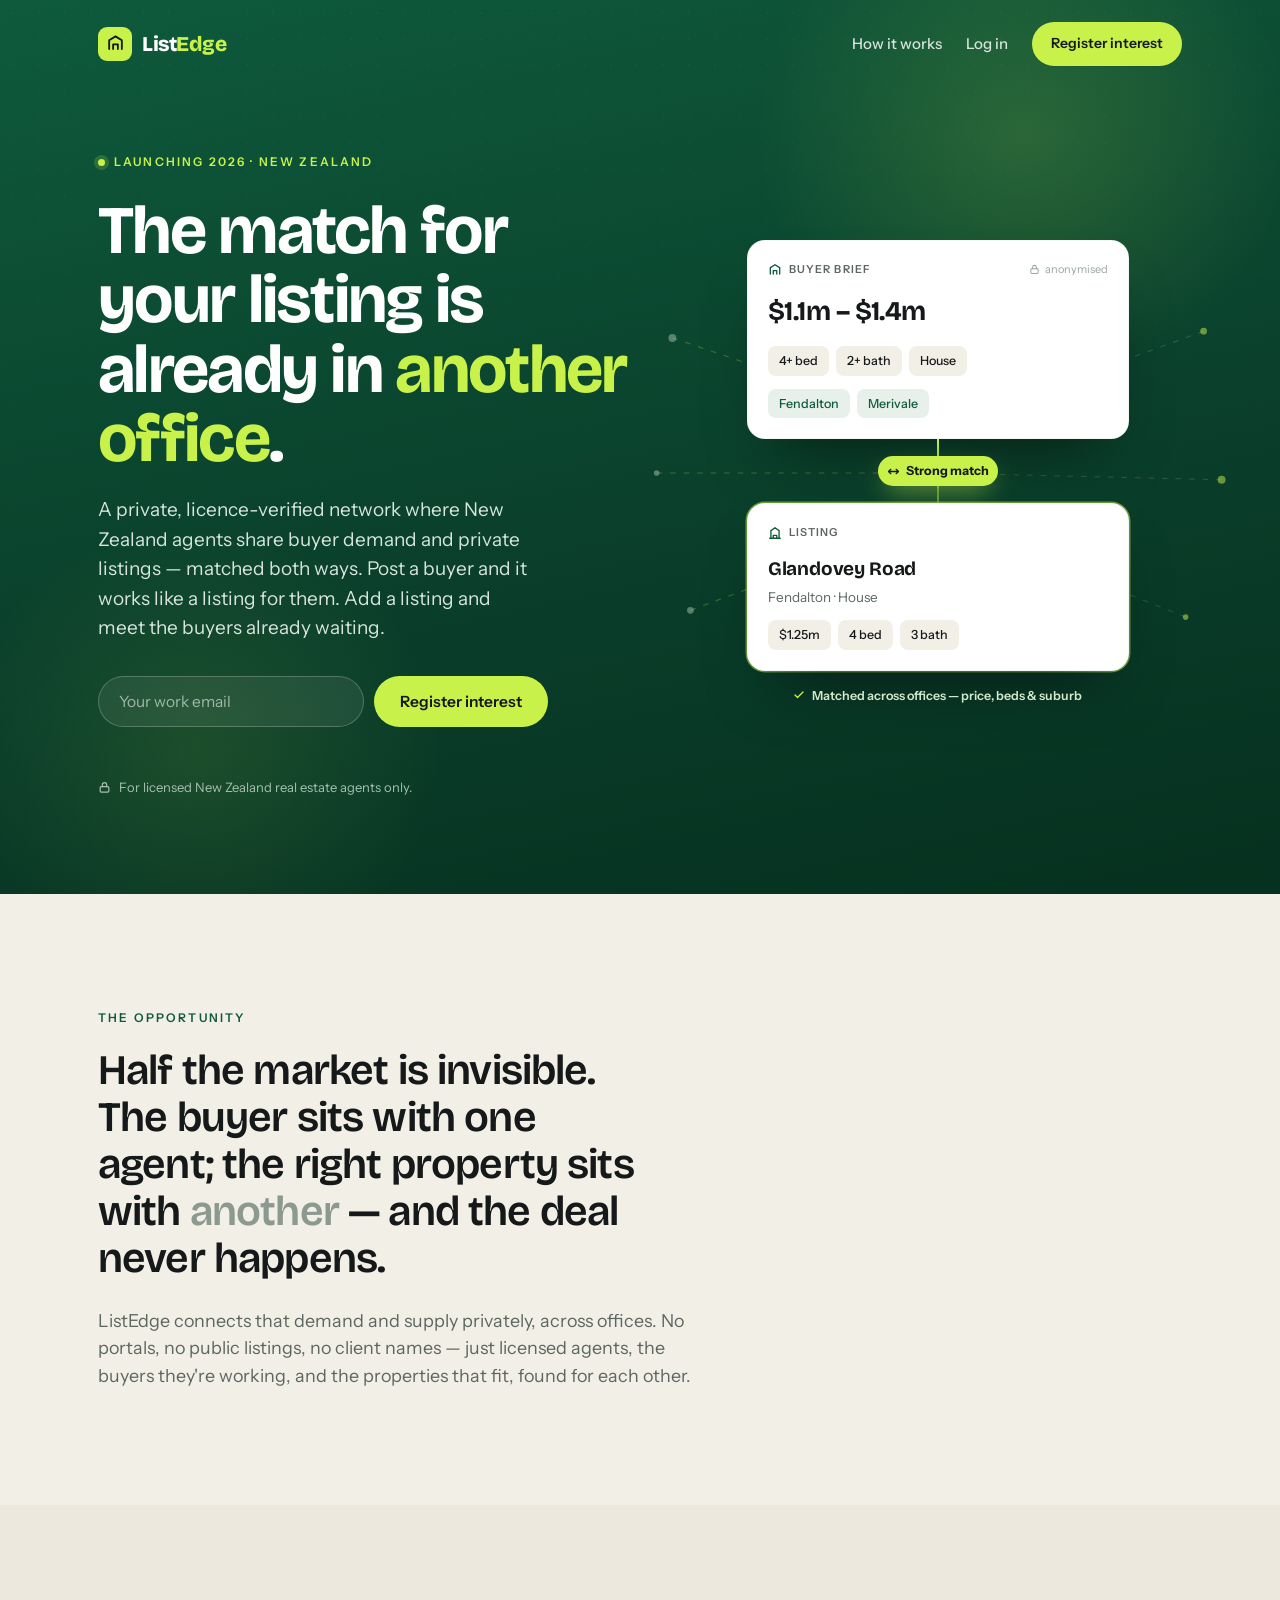
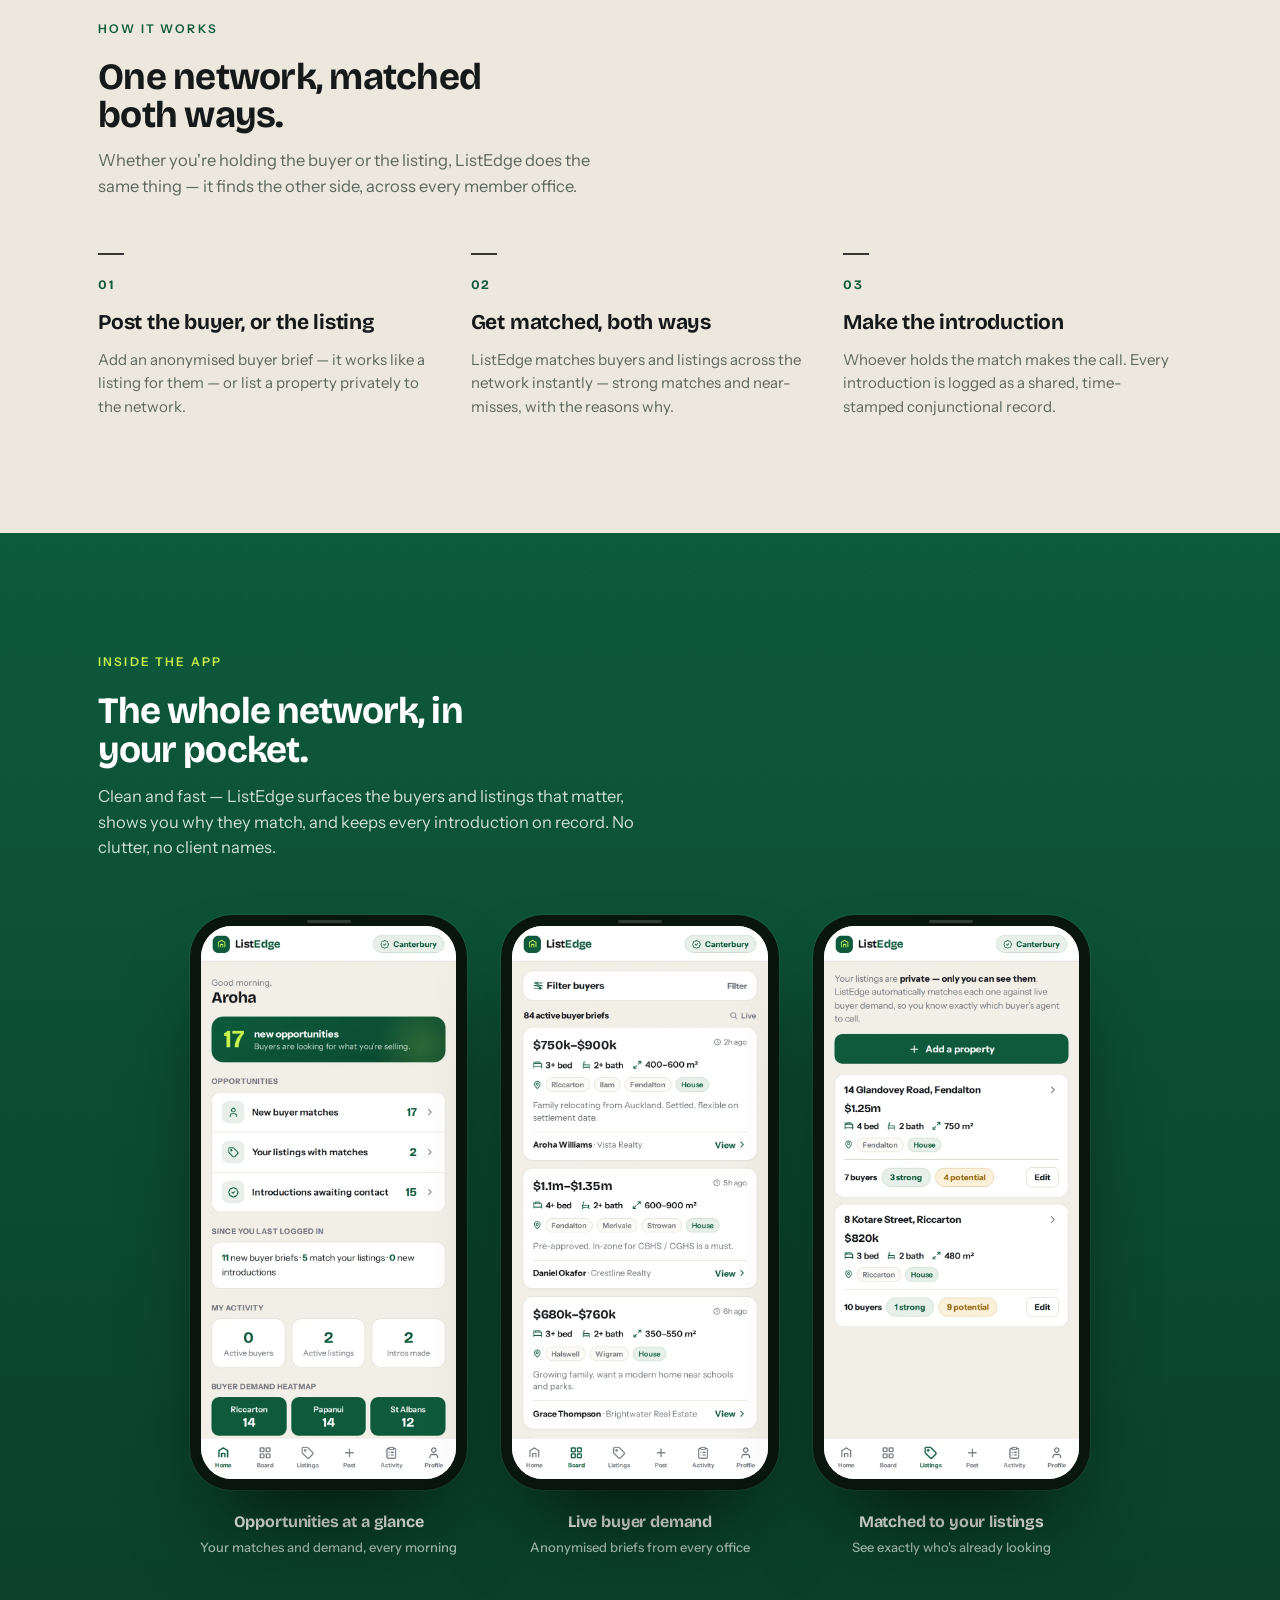
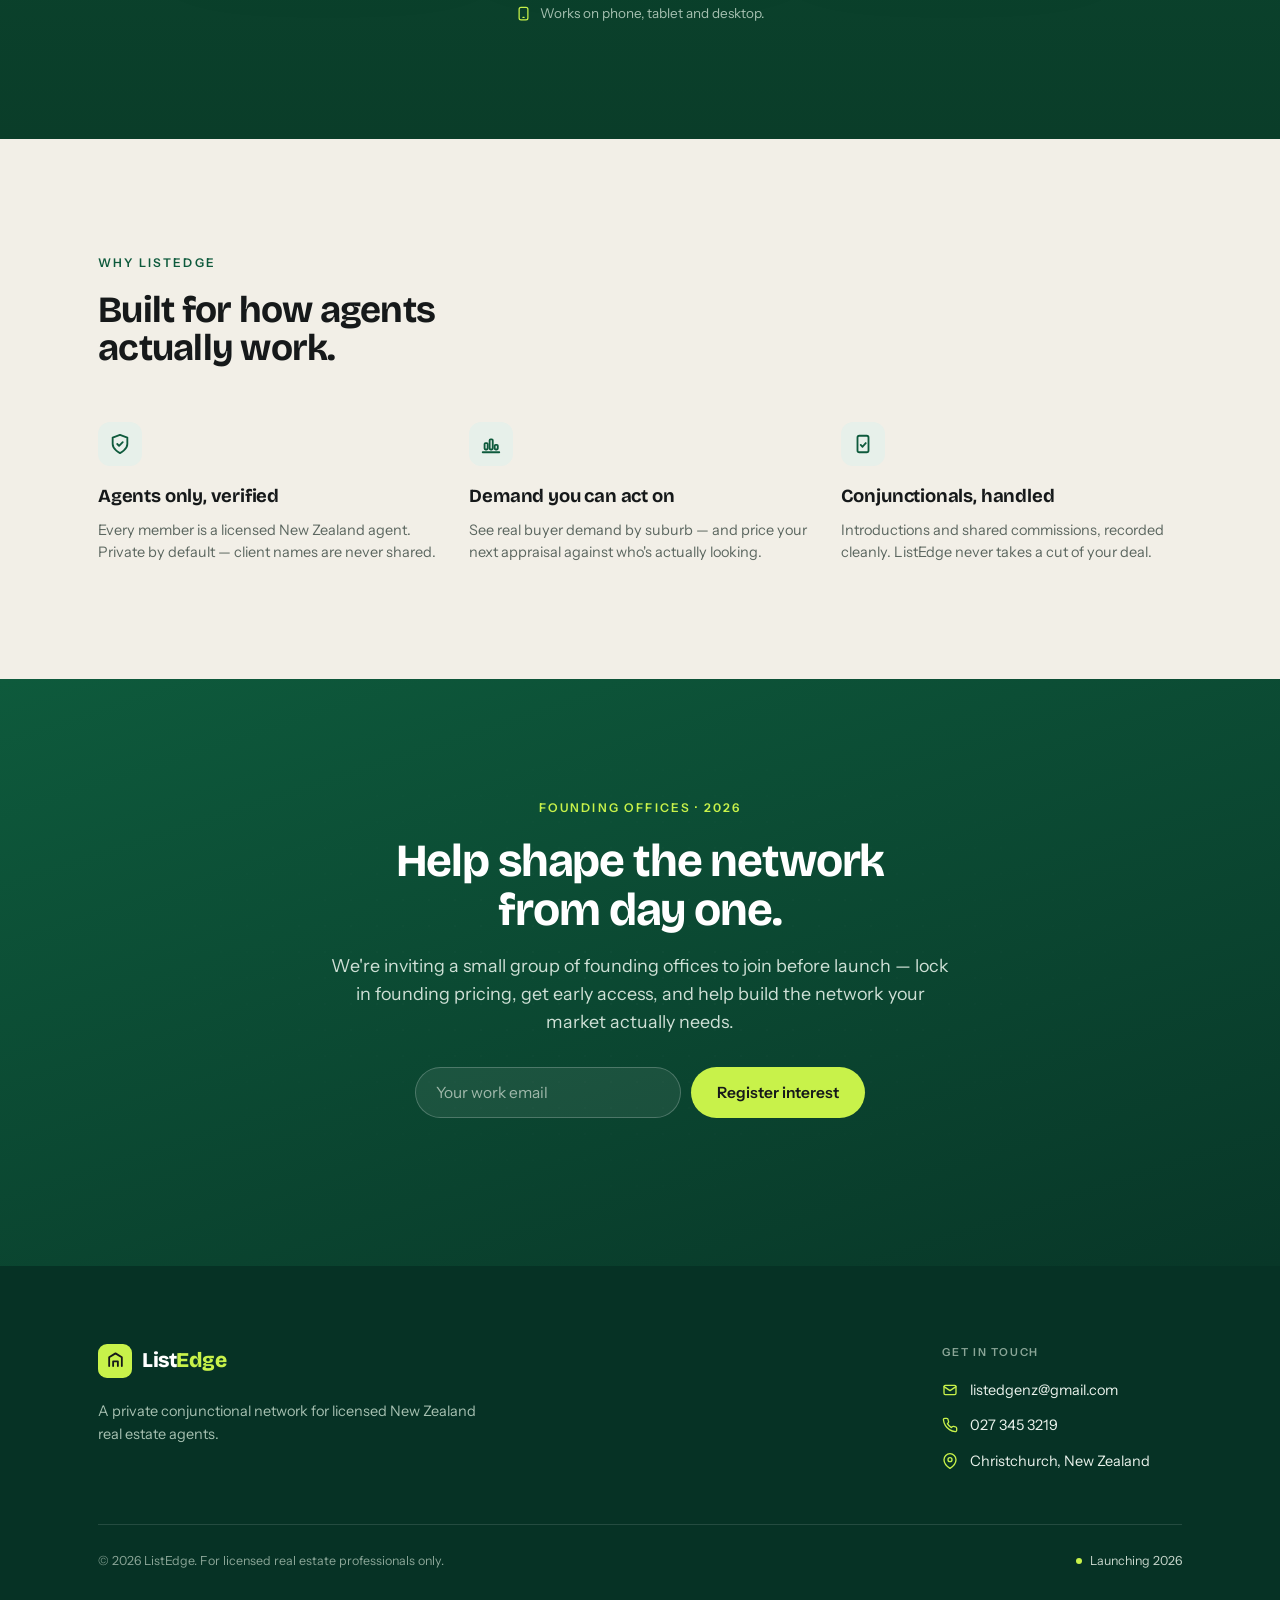
<file: index.html>
<!doctype html>
<html lang="en">
<head>
<meta charset="utf-8">
<meta name="viewport" content="width=device-width, initial-scale=1">
<title>ListEdge — The private conjunctional network for NZ agents</title>
<meta name="description" content="ListEdge is a private, licence-verified network where New Zealand real estate agents share buyer demand and private listings — matched both ways. Launching 2026.">
<meta name="theme-color" content="#0A4630">
<link rel="icon" href="/favicon.svg">
<meta property="og:type" content="website">
<meta property="og:url" content="https://listedge.co.nz">
<meta property="og:title" content="ListEdge — Launching 2026">
<meta property="og:description" content="The private, licence-verified network where NZ agents match buyers to listings — across every office.">
<meta property="og:image" content="https://listedge.co.nz/og-image.png">
<meta name="twitter:card" content="summary_large_image">
<link rel="preconnect" href="https://fonts.googleapis.com"><link rel="preconnect" href="https://fonts.gstatic.com" crossorigin>
<link href="https://fonts.googleapis.com/css2?family=Bricolage+Grotesque:opsz,wght@12..96,400;12..96,500;12..96,600;12..96,700;12..96,800&family=Instrument+Sans:wght@400;500;600&display=swap" rel="stylesheet">
<style>
  *{margin:0;padding:0;box-sizing:border-box}
  :root{
    --green:#0E5A3C; --green-dk:#0A4630; --green-deep:#063225; --citron:#C8F24A;
    --bone:#F2EFE7; --bone-2:#ECE8DD; --ink:#16191A; --sub:#5C6760; --sage:#A6C0B1;
    --line:#E2DCCE; --card:#FFFFFF;
  }
  html{scroll-behavior:smooth}
  body{font-family:'Instrument Sans',system-ui,sans-serif;color:var(--ink);background:var(--bone);line-height:1.55;-webkit-font-smoothing:antialiased;text-rendering:optimizeLegibility;overflow-x:hidden}
  .display{font-family:'Bricolage Grotesque','Instrument Sans',sans-serif;letter-spacing:-.025em;line-height:1.02}
  .wrap{max-width:1140px;margin:0 auto;padding:0 28px}
  a{color:inherit;text-decoration:none}
  img{max-width:100%;display:block}
  .eyebrow{font-size:12px;font-weight:600;letter-spacing:.18em;text-transform:uppercase}
  /* buttons */
  .btn{display:inline-flex;align-items:center;justify-content:center;gap:9px;font-family:inherit;font-weight:600;font-size:15.5px;border:none;border-radius:999px;padding:15px 26px;cursor:pointer;transition:transform .18s ease,box-shadow .18s ease,background .18s ease;white-space:nowrap}
  .btn-primary{background:var(--citron);color:var(--ink);box-shadow:0 1px 0 rgba(0,0,0,.04)}
  .btn-primary:hover{transform:translateY(-2px);box-shadow:0 10px 30px -8px rgba(200,242,74,.55)}
  .btn-dark{background:var(--green);color:#fff}
  .btn-dark:hover{transform:translateY(-2px);box-shadow:0 12px 30px -10px rgba(14,90,60,.5)}
  .btn-sm{padding:11px 19px;font-size:14px}
  /* nav */
  .nav{position:absolute;top:0;left:0;right:0;z-index:40}
  .nav-in{display:flex;align-items:center;justify-content:space-between;padding:22px 28px;max-width:1140px;margin:0 auto}
  .brand{display:flex;align-items:center;gap:10px}
  .brand .tile{width:34px;height:34px;border-radius:9px;background:var(--citron);display:flex;align-items:center;justify-content:center;flex-shrink:0}
  .brand .word{font-family:'Bricolage Grotesque';font-weight:800;font-size:21px;letter-spacing:-.02em}
  .nav .brand .word{color:#fff}
  .nav .brand .word .e{color:var(--citron)}
  /* hero */
  .hero{position:relative;background:linear-gradient(168deg,#0E5A3C 0%,#0A3F2B 58%,#06301F 100%);color:#fff;overflow:hidden;padding:148px 0 96px}
  .hero::before{content:"";position:absolute;top:-25%;right:-10%;width:60%;height:80%;background:radial-gradient(closest-side,rgba(200,242,74,.16),transparent 70%);pointer-events:none}
  .hero::after{content:"";position:absolute;inset:0;background-image:radial-gradient(rgba(255,255,255,.05) 1px,transparent 1px);background-size:26px 26px;opacity:.5;pointer-events:none;-webkit-mask-image:linear-gradient(180deg,#000,transparent 75%);mask-image:linear-gradient(180deg,#000,transparent 75%)}
  .hero-grid{position:relative;z-index:2;display:grid;grid-template-columns:1.05fr .95fr;gap:56px;align-items:center}
  .hero .eyebrow{color:var(--citron);display:inline-flex;align-items:center;gap:9px;margin-bottom:24px}
  .hero .eyebrow .dot{width:7px;height:7px;border-radius:99px;background:var(--citron);box-shadow:0 0 0 4px rgba(200,242,74,.18)}
  .hero h1{font-size:clamp(38px,5.6vw,68px);font-weight:700;margin-bottom:22px}
  .hero h1 .hl{color:var(--citron)}
  .hero .lede{font-size:clamp(16.5px,1.5vw,19px);color:#D7E5DC;max-width:33ch;margin-bottom:34px}
  .hero .trust{margin-top:18px;font-size:13px;color:var(--sage);display:flex;align-items:center;gap:8px}
</style>
<style>
  /* signup form (on green) */
  .signup{display:flex;gap:10px;max-width:450px;flex-wrap:wrap}
  .signup input{flex:1;min-width:210px;font-family:inherit;font-size:15.5px;color:#fff;background:rgba(255,255,255,.07);border:1px solid rgba(255,255,255,.22);border-radius:999px;padding:15px 20px;outline:none;transition:border .18s,background .18s}
  .signup input::placeholder{color:#9FB8AA}
  .signup input:focus{border-color:var(--citron);background:rgba(255,255,255,.12)}
  .note{margin-top:13px;font-size:13.5px;min-height:19px}
  .note.ok{color:var(--citron);font-weight:600}
  .note.err{color:#FFCBB4}
  /* match tableau */
  .tableau{display:flex;flex-direction:column;align-items:center;max-width:382px;margin:0 auto;width:100%}
  .mcard{width:100%;background:var(--card);color:var(--ink);border-radius:18px;padding:20px 20px;box-shadow:0 34px 64px -30px rgba(0,0,0,.55);border:1px solid rgba(0,0,0,.04)}
  .mcard .top{display:flex;align-items:center;justify-content:space-between;margin-bottom:13px}
  .mc-tag{display:inline-flex;align-items:center;gap:7px;font-size:11px;font-weight:600;letter-spacing:.1em;text-transform:uppercase;color:var(--sub)}
  .mc-tag .ic{color:var(--green);display:inline-flex}
  .lock{font-size:11px;color:#9AA69E;display:inline-flex;align-items:center;gap:5px}
  .mc-price{font-family:'Bricolage Grotesque';font-weight:700;font-size:27px;letter-spacing:-.02em}
  .mc-title{font-family:'Bricolage Grotesque';font-weight:700;font-size:19px;letter-spacing:-.01em}
  .mc-sub{color:var(--sub);font-size:13.5px;margin-top:3px}
  .chips{display:flex;flex-wrap:wrap;gap:7px;margin-top:13px}
  .chip{font-size:12.5px;font-weight:500;color:var(--ink);background:var(--bone);border-radius:8px;padding:5px 11px}
  .chip.sub{color:var(--green);background:#E7F0EA}
  .connector{position:relative;height:62px;width:2px;background:linear-gradient(var(--citron),rgba(200,242,74,.3));transform-origin:top}
  .match-pill{position:absolute;top:50%;left:50%;transform:translate(-50%,-50%);background:var(--citron);color:var(--ink);font-weight:700;font-size:12.5px;padding:7px 14px;border-radius:999px;white-space:nowrap;display:inline-flex;align-items:center;gap:6px;box-shadow:0 10px 26px -8px rgba(200,242,74,.7)}
  /* generic sections */
  .section{padding:clamp(74px,9vw,116px) 0}
  .bg-bone{background:var(--bone)} .bg-bone2{background:var(--bone-2)}
  .lead-eyebrow{color:var(--green);margin-bottom:20px;display:block}
  /* insight */
  .s-insight h2{font-family:'Bricolage Grotesque';font-weight:600;font-size:clamp(27px,3.6vw,42px);letter-spacing:-.02em;line-height:1.12;max-width:20ch}
  .s-insight h2 .mut{color:#8C998F}
  .s-insight p{margin-top:24px;max-width:50ch;color:var(--sub);font-size:clamp(16px,1.4vw,18px)}
  /* steps */
  .s-steps .head h2,.s-why .head h2{font-family:'Bricolage Grotesque';font-weight:700;font-size:clamp(25px,3.2vw,37px);letter-spacing:-.02em;max-width:16ch}
  .s-steps .head p,.s-why .head p{color:var(--sub);margin-top:14px;max-width:46ch;font-size:16.5px}
  .head{margin-bottom:54px}
  .steps{display:grid;grid-template-columns:repeat(3,1fr);gap:34px}
  .step .divider{height:2px;background:var(--ink);width:26px;margin-bottom:20px;opacity:.85}
  .step .num{font-family:'Bricolage Grotesque';font-weight:700;font-size:13px;color:var(--green);letter-spacing:.12em}
  .step h3{font-family:'Bricolage Grotesque';font-weight:700;font-size:21px;letter-spacing:-.01em;margin:10px 0 10px}
  .step p{color:var(--sub);font-size:15px}
  /* why trio */
  .why{display:grid;grid-template-columns:repeat(3,1fr);gap:30px;margin-top:6px}
  .why .ic{width:44px;height:44px;border-radius:12px;background:#E7F0EA;display:flex;align-items:center;justify-content:center;color:var(--green);margin-bottom:16px}
  .why h3{font-family:'Bricolage Grotesque';font-weight:700;font-size:18.5px;margin-bottom:8px;letter-spacing:-.01em}
  .why p{color:var(--sub);font-size:14.5px}
  /* founding band */
  .s-founding{background:linear-gradient(162deg,#0E5A3C 0%,#083728 100%);color:#fff;text-align:center;position:relative;overflow:hidden}
  .s-founding::after{content:"";position:absolute;inset:0;background-image:radial-gradient(rgba(255,255,255,.05) 1px,transparent 1px);background-size:26px 26px;opacity:.4;-webkit-mask-image:radial-gradient(closest-side,#000,transparent);mask-image:radial-gradient(closest-side,#000,transparent)}
  .s-founding>*{position:relative;z-index:2}
  .s-founding .eyebrow{color:var(--citron);display:inline-flex;margin-bottom:20px}
  .s-founding h2{font-family:'Bricolage Grotesque';font-weight:700;font-size:clamp(29px,4vw,46px);letter-spacing:-.025em;max-width:17ch;margin:0 auto 18px;line-height:1.05}
  .s-founding p{color:#CFE0D6;max-width:52ch;margin:0 auto 32px;font-size:clamp(16px,1.4vw,18px)}
  .s-founding .signup{margin:0 auto;justify-content:center}
  /* footer */
  footer{background:var(--green-deep);color:#fff;padding:78px 0 40px}
  .foot-grid{display:flex;justify-content:space-between;gap:56px;flex-wrap:wrap;align-items:flex-start}
  .foot-brand{max-width:36ch}
  .foot-brand .brand{display:inline-flex;margin-bottom:22px}
  .foot-brand .word{color:#fff}
  .foot-blurb{color:var(--sage);font-size:14.5px;line-height:1.65;margin:0}
  .foot-contact{min-width:240px}
  .foot-lab{color:#8AA597;font-size:11px;font-weight:600;letter-spacing:.16em;text-transform:uppercase;margin-bottom:18px}
  .foot-row{display:flex;align-items:center;gap:12px;margin-bottom:13px;color:#EAF2EC;font-size:14.5px}
  .foot-row:last-child{margin-bottom:0}
  .foot-row svg{color:var(--citron);flex-shrink:0}
  a.foot-row{transition:color .15s ease}
  a.foot-row:hover{color:#fff}
  .foot-meta{margin-top:52px;border-top:1px solid rgba(255,255,255,.12);padding-top:26px;display:flex;justify-content:space-between;align-items:center;flex-wrap:wrap;gap:12px;color:#8AA597;font-size:12.5px}
  .foot-meta .lq{display:inline-flex;align-items:center;gap:8px;color:#C7D6CC}
  .foot-meta .lq .dot{width:6px;height:6px;border-radius:99px;background:var(--citron)}
  /* reveal + hero entrance */
  .reveal{transition:opacity .7s ease,transform .7s ease}
  html.reveal-ready .reveal{opacity:0;transform:translateY(20px)}
  html.reveal-ready .reveal.in{opacity:1;transform:none}
  @keyframes rise{from{opacity:0;transform:translateY(22px)}to{opacity:1;transform:none}}
  .hero .anim{opacity:0;animation:rise .85s cubic-bezier(.2,.7,.2,1) forwards}
  .hero .a1{animation-delay:.05s}.hero .a2{animation-delay:.16s}.hero .a3{animation-delay:.28s}.hero .a4{animation-delay:.4s}
  .tableau{opacity:0;animation:rise .9s cubic-bezier(.2,.7,.2,1) .34s forwards}
  .connector{animation:grow .55s .95s both}
  @keyframes grow{from{transform:scaleY(0)}to{transform:scaleY(1)}}
  .match-pill{animation:pop .42s 1.35s both}
  @keyframes pop{0%{opacity:0;transform:translate(-50%,-50%) scale(.6)}100%{opacity:1;transform:translate(-50%,-50%) scale(1)}}
  /* responsive */
  @media(max-width:880px){
    .hero{padding:120px 0 74px}
    .hero-grid{grid-template-columns:1fr;gap:50px}
    .hero .lede{max-width:none}
    .steps,.why{grid-template-columns:1fr;gap:0}
    .step{padding:26px 0;border-top:1px solid var(--line)}
    .step .divider{display:none}
    .why .item{padding:24px 0;border-top:1px solid var(--line)}
  }
  @media(max-width:560px){
    .wrap{padding:0 20px}
    .nav-in{padding:18px 20px}
    .signup{flex-direction:column}
    .signup .btn{width:100%}
    .signup input{width:100%}
    .foot-grid{flex-direction:column;gap:26px}
  }
  @media(prefers-reduced-motion:reduce){
    .reveal,.hero .anim,.tableau{opacity:1;transform:none;animation:none;transition:none}
    .connector,.match-pill{animation:none}
    html{scroll-behavior:auto}
    .btn{transition:none}
  }
</style>
<style>
  .nav-right{display:flex;align-items:center;gap:24px}
  .navlink{color:#EAF2EC;font-weight:500;font-size:15px;opacity:.9;transition:opacity .15s ease}
  .navlink:hover{opacity:1}
  #register{scroll-margin-top:200px}
  section[id]{scroll-margin-top:20px}
  @media(max-width:560px){.navlink{display:none}.nav-right{gap:0}}
</style>
<style>
  /* ===================== living match tableau + ambient depth ===================== */

  /* a slow, low drifting glow gives the hero quiet depth */
  .hero-glow{position:absolute;z-index:1;bottom:-20%;left:-12%;width:55%;height:72%;
    background:radial-gradient(closest-side,rgba(200,242,74,.10),transparent 70%);
    pointer-events:none;animation:glowDrift 28s ease-in-out infinite alternate}
  @keyframes glowDrift{from{transform:translate(0,0) scale(1)}to{transform:translate(7%,-9%) scale(1.16)}}

  /* tableau: positioning context; cards float, a faint network lives behind them */
  .tableau{position:relative;display:block;max-width:382px;margin:0 auto;width:100%;overflow:visible}
  .tableau-stack{position:relative;z-index:2;display:flex;flex-direction:column;align-items:center;width:100%;
    animation:floaty 7.5s ease-in-out 1.5s infinite}
  @keyframes floaty{0%,100%{transform:translateY(0)}50%{transform:translateY(-7px)}}

  .tableau-net{position:absolute;z-index:1;top:50%;left:50%;transform:translate(-50%,-50%);
    width:165%;height:112%;pointer-events:none;overflow:visible}
  .tableau-net line{stroke:rgba(200,242,74,.26);stroke-width:1;stroke-dasharray:5 7;
    animation:netFlow 6s linear infinite}
  .tableau-net line:nth-child(2){stroke:rgba(166,192,177,.22);animation-duration:7.4s;animation-delay:-1.2s}
  .tableau-net line:nth-child(3){animation-duration:6.6s;animation-delay:-2.6s}
  .tableau-net line:nth-child(4){stroke:rgba(166,192,177,.2);animation-duration:8.2s;animation-delay:-.6s}
  .tableau-net line:nth-child(5){animation-duration:5.4s;animation-delay:-3s}
  .tableau-net line:nth-child(6){stroke:rgba(166,192,177,.2);animation-duration:7.8s;animation-delay:-1.8s}
  .tableau-net line:nth-child(7){animation-duration:6.9s;animation-delay:-3.6s}
  @keyframes netFlow{to{stroke-dashoffset:-48}}
  .tableau-net circle{fill:rgba(200,242,74,.5);animation:nodePulse 4.6s ease-in-out infinite}
  .tableau-net circle:nth-child(odd){fill:rgba(166,192,177,.5)}
  .tableau-net circle:nth-child(2){animation-delay:-1s}
  .tableau-net circle:nth-child(3){animation-delay:-2s}
  .tableau-net circle:nth-child(4){animation-delay:-2.9s}
  .tableau-net circle:nth-child(5){animation-delay:-1.6s}
  .tableau-net circle:nth-child(6){animation-delay:-3.4s}
  @keyframes nodePulse{0%,100%{opacity:.35}50%{opacity:.95}}

  /* the buyer card scans during the search, then the match locks in */
  .mcard-buyer{overflow:hidden}
  .scanline{position:absolute;left:0;right:0;top:0;height:36%;z-index:3;pointer-events:none;opacity:0;
    background:linear-gradient(180deg,rgba(200,242,74,0),rgba(200,242,74,.14) 55%,rgba(200,242,74,.4));
    border-bottom:1.5px solid rgba(200,242,74,.85);
    animation:scan .66s ease-in-out .95s 2}
  @keyframes scan{0%{opacity:0;transform:translateY(-110%)}14%{opacity:1}86%{opacity:1}100%{opacity:0;transform:translateY(290%)}}

  /* the connector draws down, then a citron signal keeps travelling the live link */
  .connector{position:relative;height:64px;width:2px;
    background:linear-gradient(var(--citron),rgba(200,242,74,.28));
    transform-origin:top;animation:grow .5s 2.2s both}
  .signal{position:absolute;left:50%;top:0;width:7px;height:7px;border-radius:50%;transform:translateX(-50%);
    background:var(--citron);box-shadow:0 0 10px 2px rgba(200,242,74,.65);opacity:0;
    animation:travel 3.2s ease-in-out 3.4s infinite}
  @keyframes travel{0%{opacity:0;top:1px}12%{opacity:1}88%{opacity:1}100%{opacity:0;top:61px}}

  /* the pill flips from Searching… to Strong match at the moment of connection */
  .match-pill{position:absolute;top:50%;left:50%;transform:translate(-50%,-50%);
    background:var(--citron);color:var(--ink);font-weight:700;font-size:12.5px;
    min-width:120px;height:30px;padding:0 15px;border-radius:999px;white-space:nowrap;
    display:inline-flex;align-items:center;justify-content:center;
    box-shadow:0 10px 26px -8px rgba(200,242,74,.7)}
  .connector .match-pill{animation:pillPop .42s 2.35s both}
  @keyframes pillPop{0%{transform:translate(-50%,-50%) scale(.78)}60%{transform:translate(-50%,-50%) scale(1.08)}100%{transform:translate(-50%,-50%) scale(1)}}
  .match-pill .pill-state{position:absolute;left:0;top:0;width:100%;height:100%;
    display:flex;align-items:center;justify-content:center;gap:6px}
  .match-pill .pill-search{color:#243018;opacity:1;animation:fadeOut .35s 2.45s forwards}
  .match-pill .pill-found{opacity:0;animation:fadeIn .4s 2.45s forwards}
  @keyframes fadeOut{to{opacity:0}}
  @keyframes fadeIn{to{opacity:1}}
  .srch-dots{display:inline-flex;gap:3px;align-items:center}
  .srch-dots i{width:4px;height:4px;border-radius:50%;background:#243018;opacity:.5;animation:srchDot 1s ease-in-out infinite}
  .srch-dots i:nth-child(2){animation-delay:.16s}
  .srch-dots i:nth-child(3){animation-delay:.32s}
  @keyframes srchDot{0%,100%{opacity:.3;transform:translateY(0)}50%{opacity:1;transform:translateY(-2px)}}

  /* the matched listing gets a one-time pulse, then keeps a soft citron edge */
  .mcard-listing{position:relative;animation:matchedEdge .5s ease 2.55s both}
  @keyframes matchedEdge{
    from{box-shadow:0 34px 64px -30px rgba(0,0,0,.55),0 0 0 0 rgba(200,242,74,0)}
    to{box-shadow:0 34px 64px -30px rgba(0,0,0,.55),0 0 0 1.5px rgba(200,242,74,.5)}}
  .card-ring{position:absolute;inset:0;border-radius:18px;pointer-events:none;z-index:3;opacity:0;
    box-shadow:0 0 0 0 rgba(200,242,74,0);animation:ring 1.1s ease-out 2.5s 1 forwards}
  @keyframes ring{0%{opacity:1;box-shadow:0 0 0 0 rgba(200,242,74,.85)}75%{opacity:1;box-shadow:0 0 0 8px rgba(200,242,74,0)}100%{opacity:0;box-shadow:0 0 0 8px rgba(200,242,74,0)}}

  /* the reason line proves the match is intelligent */
  .match-reason{margin-top:15px;display:inline-flex;align-items:center;gap:7px;
    font-size:12.5px;font-weight:600;color:#D2E9CC;opacity:0;transform:translateY(6px);
    animation:riseSm .55s ease 2.85s forwards}
  .match-reason svg{color:var(--citron)}
  @keyframes riseSm{to{opacity:1;transform:none}}

  /* card hover micro-interaction (pointer devices only) */
  @media(hover:hover){
    .why .item,.why .ic{transition:transform .22s ease}
    .why .item:hover{transform:translateY(-4px)}
    .why .item:hover .ic{transform:scale(1.06)}
  }

  /* responsive */
  @media(max-width:880px){.tableau-net{width:122%;height:120%}}
  @media(max-width:560px){.tableau-net{display:none}.tableau-stack{animation:none}}

  /* reduced motion: show the final matched state, no loops */
  @media(prefers-reduced-motion:reduce){
    .hero-glow{animation:none}
    .tableau-stack{animation:none}
    .tableau-net line,.tableau-net circle{animation:none}
    .tableau-net circle{opacity:.7}
    .scanline{display:none}
    .connector{animation:none}
    .signal{display:none}
    .connector .match-pill{animation:none}
    .match-pill .pill-search{display:none}
    .match-pill .pill-found{opacity:1;animation:none}
    .srch-dots i{animation:none}
    .mcard-listing{animation:none;box-shadow:0 34px 64px -30px rgba(0,0,0,.55),0 0 0 1.5px rgba(200,242,74,.5)}
    .card-ring{display:none}
    .match-reason{animation:none;opacity:1;transform:none}
  }
</style>
<style>
  /* ===================== product showcase ===================== */
  .s-showcase{background:linear-gradient(180deg,#0E5A3C 0%,#0A3D29 100%);color:#fff;position:relative;overflow:hidden}
  .s-showcase::after{content:"";position:absolute;inset:0;background-image:radial-gradient(rgba(255,255,255,.05) 1px,transparent 1px);background-size:26px 26px;opacity:.4;-webkit-mask-image:linear-gradient(180deg,#000,transparent 82%);mask-image:linear-gradient(180deg,#000,transparent 82%);pointer-events:none}
  .s-showcase>.wrap{position:relative;z-index:2}
  .s-showcase .eyebrow{color:var(--citron);display:inline-flex;margin-bottom:20px}
  .s-showcase h2{font-family:'Bricolage Grotesque';font-weight:700;font-size:clamp(25px,3.2vw,37px);letter-spacing:-.025em;line-height:1.06;max-width:18ch}
  .s-showcase .head p{color:#CFE0D6;margin-top:14px;max-width:50ch;font-size:16.5px}
  .phones{display:grid;grid-template-columns:repeat(3,1fr);gap:34px;max-width:900px;margin:0 auto;align-items:start}
  .shot{display:flex;flex-direction:column;align-items:center}
  .device{position:relative;width:100%;max-width:282px;background:#08160F;border-radius:42px;padding:11px;
    box-shadow:0 52px 92px -34px rgba(0,0,0,.72),0 0 0 1px rgba(255,255,255,.06);
    transition:transform .25s ease,box-shadow .25s ease}
  .device .scr{border-radius:31px;overflow:hidden;display:block;background:var(--bone);box-shadow:inset 0 0 0 1px rgba(0,0,0,.05)}
  .device .scr img{display:block;width:100%;height:auto}
  .device .speaker{position:absolute;top:5px;left:50%;transform:translateX(-50%);width:44px;height:3px;border-radius:99px;background:rgba(255,255,255,.16);z-index:2}
  .shot .cap{margin-top:20px;font-family:'Bricolage Grotesque';font-weight:700;font-size:16px;letter-spacing:-.01em;color:#F1F6F2;text-align:center}
  .shot .cap span{display:block;font-family:'Instrument Sans',sans-serif;color:var(--sage);font-weight:500;font-size:13px;letter-spacing:0;margin-top:4px;line-height:1.4}
  .shot-note{margin:46px auto 0;display:flex;align-items:center;justify-content:center;gap:9px;color:var(--sage);font-size:13.5px}
  .shot-note svg{color:var(--citron);flex-shrink:0}
  @media(hover:hover){
    .device:hover{transform:translateY(-7px);box-shadow:0 64px 104px -34px rgba(0,0,0,.78),0 0 0 1px rgba(200,242,74,.28)}
  }
  @media(max-width:880px){
    .phones{grid-template-columns:none;display:flex;gap:20px;overflow-x:auto;scroll-snap-type:x proximity;
      padding:2px 4px 10px;scrollbar-width:none}
    .phones::-webkit-scrollbar{display:none}
    .shot{flex:0 0 auto;width:236px;scroll-snap-align:center}
    .device{max-width:236px}
  }
  @media(prefers-reduced-motion:reduce){
    .device{transition:none}
  }
</style>
</head>
<body>
<nav class="nav"><div class="nav-in">
  <a class="brand" href="#top" aria-label="ListEdge home">
    <span class="tile"><svg width="19" height="19" viewBox="0 0 24 24" fill="none" stroke="#16191A" stroke-width="2.3" stroke-linecap="round" stroke-linejoin="round"><path d="M4 19V8l8-5 8 5v11"/><path d="M9 19v-6h6v6"/></svg></span>
    <span class="word">List<span class="e">Edge</span></span>
  </a>
  <div class="nav-right">
    <a class="navlink" href="#how">How it works</a>
    <a class="navlink" href="/app">Log in</a>
    <a class="btn btn-primary btn-sm js-to-form" href="#register">Register interest</a>
  </div>
</div></nav>

<header class="hero" id="top"><span class="hero-glow" aria-hidden="true"></span><div class="wrap"><div class="hero-grid">
  <div class="hero-copy">
    <span class="eyebrow anim a1"><span class="dot"></span> Launching 2026 · New Zealand</span>
    <h1 class="display anim a2">The match for your listing is already in <span class="hl">another office</span>.</h1>
    <p class="lede anim a3">A private, licence-verified network where New Zealand agents share buyer demand and private listings — matched both ways. Post a buyer and it works like a listing for them. Add a listing and meet the buyers already waiting.</p>
    <form class="signup anim a4" data-signup novalidate>
      <input type="email" name="email" id="register" placeholder="Your work email" aria-label="Your work email" required>
      <button class="btn btn-primary" type="submit">Register interest</button>
    </form>
    <div class="note anim a4" data-note role="status" aria-live="polite"></div>
    <div class="trust anim a4"><svg width="13" height="13" viewBox="0 0 24 24" fill="none" stroke="currentColor" stroke-width="2.2" stroke-linecap="round" stroke-linejoin="round"><rect x="4" y="10.5" width="16" height="10" rx="2"/><path d="M8 10.5V7a4 4 0 0 1 8 0v3.5"/></svg> For licensed New Zealand real estate agents only.</div>
  </div>
  <div class="tableau" aria-hidden="true">
    <svg class="tableau-net" viewBox="0 0 560 380" preserveAspectRatio="xMidYMid meet" focusable="false">
      <g class="net-lines">
        <line x1="44"  y1="70"  x2="280" y2="150"/>
        <line x1="516" y1="64"  x2="280" y2="150"/>
        <line x1="30"  y1="190" x2="280" y2="190"/>
        <line x1="532" y1="196" x2="280" y2="190"/>
        <line x1="60"  y1="312" x2="280" y2="230"/>
        <line x1="500" y1="318" x2="280" y2="230"/>
        <line x1="280" y1="150" x2="280" y2="230"/>
      </g>
      <g class="net-nodes">
        <circle cx="44"  cy="70"  r="3.5"/>
        <circle cx="516" cy="64"  r="3"/>
        <circle cx="30"  cy="190" r="2.5"/>
        <circle cx="532" cy="196" r="3.5"/>
        <circle cx="60"  cy="312" r="3"/>
        <circle cx="500" cy="318" r="2.5"/>
      </g>
    </svg>
    <div class="tableau-stack">
      <div class="mcard mcard-buyer">
        <span class="scanline"></span>
        <div class="top"><span class="mc-tag"><span class="ic"><svg width="14" height="14" viewBox="0 0 24 24" fill="none" stroke="currentColor" stroke-width="2.3" stroke-linecap="round" stroke-linejoin="round"><path d="M4 19V8l8-5 8 5v11"/><path d="M9 19v-6h6v6"/></svg></span> Buyer brief</span><span class="lock"><svg width="11" height="11" viewBox="0 0 24 24" fill="none" stroke="currentColor" stroke-width="2.2" stroke-linecap="round" stroke-linejoin="round"><rect x="4" y="10.5" width="16" height="10" rx="2"/><path d="M8 10.5V7a4 4 0 0 1 8 0v3.5"/></svg> anonymised</span></div>
        <div class="mc-price">$1.1m – $1.4m</div>
        <div class="chips"><span class="chip">4+ bed</span><span class="chip">2+ bath</span><span class="chip">House</span></div>
        <div class="chips"><span class="chip sub">Fendalton</span><span class="chip sub">Merivale</span></div>
      </div>
      <div class="connector">
        <span class="signal"></span>
        <span class="match-pill">
          <span class="pill-state pill-search"><span class="srch-dots"><i></i><i></i><i></i></span> Searching…</span>
          <span class="pill-state pill-found"><svg width="13" height="13" viewBox="0 0 24 24" fill="none" stroke="#16191A" stroke-width="2.4" stroke-linecap="round" stroke-linejoin="round"><path d="M3 12h18"/><path d="m7 8-4 4 4 4"/><path d="m17 8 4 4-4 4"/></svg> Strong match</span>
        </span>
      </div>
      <div class="mcard mcard-listing">
        <span class="card-ring"></span>
        <div class="top"><span class="mc-tag"><span class="ic"><svg width="14" height="14" viewBox="0 0 24 24" fill="none" stroke="currentColor" stroke-width="2.3" stroke-linecap="round" stroke-linejoin="round"><path d="M3 21h18M5 21V8l7-5 7 5v13M9 21v-5h6v5"/></svg></span> Listing</span></div>
        <div class="mc-title">Glandovey Road</div>
        <div class="mc-sub">Fendalton · House</div>
        <div class="chips"><span class="chip">$1.25m</span><span class="chip">4 bed</span><span class="chip">3 bath</span></div>
      </div>
      <div class="match-reason"><svg width="12" height="12" viewBox="0 0 24 24" fill="none" stroke="currentColor" stroke-width="2.6" stroke-linecap="round" stroke-linejoin="round"><path d="M20 6 9 17l-5-5"/></svg> Matched across offices — price, beds &amp; suburb</div>
    </div>
  </div>
</div></div></header>
<section class="section bg-bone s-insight"><div class="wrap reveal">
  <span class="eyebrow lead-eyebrow">The opportunity</span>
  <h2 class="display">Half the market is invisible. The buyer sits with one agent; the right property sits with <span class="mut">another</span> — and the deal never happens.</h2>
  <p>ListEdge connects that demand and supply privately, across offices. No portals, no public listings, no client names — just licensed agents, the buyers they're working, and the properties that fit, found for each other.</p>
</div></section>

<section class="section bg-bone2 s-steps" id="how"><div class="wrap">
  <div class="head reveal">
    <span class="eyebrow lead-eyebrow">How it works</span>
    <h2 class="display">One network, matched both ways.</h2>
    <p>Whether you're holding the buyer or the listing, ListEdge does the same thing — it finds the other side, across every member office.</p>
  </div>
  <div class="steps">
    <div class="step reveal"><div class="divider"></div><div class="num">01</div><h3>Post the buyer, or the listing</h3><p>Add an anonymised buyer brief — it works like a listing for them — or list a property privately to the network.</p></div>
    <div class="step reveal" style="transition-delay:.09s"><div class="divider"></div><div class="num">02</div><h3>Get matched, both ways</h3><p>ListEdge matches buyers and listings across the network instantly — strong matches and near-misses, with the reasons why.</p></div>
    <div class="step reveal" style="transition-delay:.18s"><div class="divider"></div><div class="num">03</div><h3>Make the introduction</h3><p>Whoever holds the match makes the call. Every introduction is logged as a shared, time-stamped conjunctional record.</p></div>
  </div>
</div></section>
<section class="section s-showcase" id="inside"><div class="wrap">
  <div class="head reveal">
    <span class="eyebrow">Inside the app</span>
    <h2 class="display">The whole network, in your pocket.</h2>
    <p>Clean and fast — ListEdge surfaces the buyers and listings that matter, shows you why they match, and keeps every introduction on record. No clutter, no client names.</p>
  </div>
  <div class="phones">
    <div class="shot reveal">
      <div class="device"><span class="speaker"></span><div class="scr"><img loading="lazy" alt="ListEdge home dashboard showing new opportunities and a buyer-demand heatmap" src="[data-uri]"></div></div>
      <div class="cap">Opportunities at a glance<span>Your matches and demand, every morning</span></div>
    </div>
    <div class="shot reveal" style="transition-delay:.1s">
      <div class="device"><span class="speaker"></span><div class="scr"><img loading="lazy" alt="ListEdge buyer board listing anonymised buyer briefs from other offices" src="[data-uri]"></div></div>
      <div class="cap">Live buyer demand<span>Anonymised briefs from every office</span></div>
    </div>
    <div class="shot reveal" style="transition-delay:.2s">
      <div class="device"><span class="speaker"></span><div class="scr"><img loading="lazy" alt="ListEdge listings screen showing how many buyers match each private listing" src="[data-uri]"></div></div>
      <div class="cap">Matched to your listings<span>See exactly who's already looking</span></div>
    </div>
  </div>
  <div class="shot-note reveal"><svg width="15" height="15" viewBox="0 0 24 24" fill="none" stroke="currentColor" stroke-width="2" stroke-linecap="round" stroke-linejoin="round"><rect x="5" y="2" width="14" height="20" rx="3"/><path d="M11 18h2"/></svg> Works on phone, tablet and desktop.</div>
</div></section>

<section class="section bg-bone s-why"><div class="wrap">
  <div class="head reveal">
    <span class="eyebrow lead-eyebrow">Why ListEdge</span>
    <h2 class="display">Built for how agents actually work.</h2>
  </div>
  <div class="why">
    <div class="item reveal"><div class="ic"><svg width="22" height="22" viewBox="0 0 24 24" fill="none" stroke="currentColor" stroke-width="2" stroke-linecap="round" stroke-linejoin="round"><path d="M12 22s8-4 8-10V5l-8-3-8 3v7c0 6 8 10 8 10"/><path d="m9 12 2 2 4-4"/></svg></div><h3>Agents only, verified</h3><p>Every member is a licensed New Zealand agent. Private by default — client names are never shared.</p></div>
    <div class="item reveal" style="transition-delay:.09s"><div class="ic"><svg width="22" height="22" viewBox="0 0 24 24" fill="none" stroke="currentColor" stroke-width="2" stroke-linecap="round" stroke-linejoin="round"><path d="M3 21h18"/><rect x="5" y="11" width="3.4" height="7" rx="1"/><rect x="10.5" y="7" width="3.4" height="11" rx="1"/><rect x="16" y="13" width="3.4" height="5" rx="1"/></svg></div><h3>Demand you can act on</h3><p>See real buyer demand by suburb — and price your next appraisal against who's actually looking.</p></div>
    <div class="item reveal" style="transition-delay:.18s"><div class="ic"><svg width="22" height="22" viewBox="0 0 24 24" fill="none" stroke="currentColor" stroke-width="2" stroke-linecap="round" stroke-linejoin="round"><path d="M8 3h8a2 2 0 0 1 2 2v14a2 2 0 0 1-2 2H8a2 2 0 0 1-2-2V5a2 2 0 0 1 2-2z"/><path d="m9.5 13 2 2 3.5-4"/></svg></div><h3>Conjunctionals, handled</h3><p>Introductions and shared commissions, recorded cleanly. ListEdge never takes a cut of your deal.</p></div>
  </div>
</div></section>

<section class="section s-founding" id="founding"><div class="wrap">
  <span class="eyebrow">Founding offices · 2026</span>
  <h2 class="display">Help shape the network from day one.</h2>
  <p>We're inviting a small group of founding offices to join before launch — lock in founding pricing, get early access, and help build the network your market actually needs.</p>
  <form class="signup" data-signup novalidate>
    <input type="email" name="email" placeholder="Your work email" aria-label="Your work email" required>
    <button class="btn btn-primary" type="submit">Register interest</button>
  </form>
  <div class="note" data-note role="status" aria-live="polite" style="text-align:center"></div>
</div></section>

<footer><div class="wrap">
  <div class="foot-grid">
    <div class="foot-brand">
      <a class="brand" href="#top" aria-label="ListEdge home">
        <span class="tile"><svg width="19" height="19" viewBox="0 0 24 24" fill="none" stroke="#16191A" stroke-width="2.3" stroke-linecap="round" stroke-linejoin="round"><path d="M4 19V8l8-5 8 5v11"/><path d="M9 19v-6h6v6"/></svg></span>
        <span class="word">List<span class="e" style="color:var(--citron)">Edge</span></span>
      </a>
      <p class="foot-blurb">A private conjunctional network for licensed New Zealand real estate agents.</p>
    </div>
    <div class="foot-contact">
      <div class="foot-lab">Get in touch</div>
      <a class="foot-row" href="mailto:listedgenz@gmail.com"><svg width="16" height="16" viewBox="0 0 24 24" fill="none" stroke="currentColor" stroke-width="2" stroke-linecap="round" stroke-linejoin="round"><rect x="3" y="5" width="18" height="14" rx="2"/><path d="m3 7 9 6 9-6"/></svg>listedgenz@gmail.com</a>
      <a class="foot-row" href="tel:0273453219"><svg width="16" height="16" viewBox="0 0 24 24" fill="none" stroke="currentColor" stroke-width="2" stroke-linecap="round" stroke-linejoin="round"><path d="M22 16.92v3a2 2 0 0 1-2.18 2 19.79 19.79 0 0 1-8.63-3.07 19.5 19.5 0 0 1-6-6 19.79 19.79 0 0 1-3.07-8.67A2 2 0 0 1 4.11 2h3a2 2 0 0 1 2 1.72c.13.96.36 1.9.7 2.81a2 2 0 0 1-.45 2.11L8.09 9.91a16 16 0 0 0 6 6l1.27-1.27a2 2 0 0 1 2.11-.45c.91.34 1.85.57 2.81.7A2 2 0 0 1 22 16.92z"/></svg>027 345 3219</a>
      <div class="foot-row"><svg width="16" height="16" viewBox="0 0 24 24" fill="none" stroke="currentColor" stroke-width="2" stroke-linecap="round" stroke-linejoin="round"><path d="M21 10c0 7-9 13-9 13s-9-6-9-13a9 9 0 0 1 18 0z"/><circle cx="12" cy="10" r="3"/></svg>Christchurch, New Zealand</div>
    </div>
  </div>
  <div class="foot-meta">
    <span>© 2026 ListEdge. For licensed real estate professionals only.</span>
    <span class="lq"><span class="dot"></span>Launching 2026</span>
  </div>
</div></footer>
<script>
(function(){
  /* reveal on scroll */
  if('IntersectionObserver' in window){
    var R=document.querySelectorAll('.reveal');
    document.documentElement.classList.add('reveal-ready');
    var io=new IntersectionObserver(function(es){es.forEach(function(e){if(e.isIntersecting){e.target.classList.add('in');io.unobserve(e.target);}});},{threshold:.1});
    R.forEach(function(el){io.observe(el);});
    setTimeout(function(){R.forEach(function(el){el.classList.add('in');});},2200);
  }

  /* "Register interest" in the nav: smoothly bring the hero email field into a
     comfortable spot in view (works whether you're at the top or scrolled down)
     and focus it, ready to type. */
  var reg=document.querySelector('.js-to-form');
  var regInput=document.getElementById('register');
  if(reg&&regInput){reg.addEventListener('click',function(e){
    e.preventDefault();
    var rm=window.matchMedia&&matchMedia('(prefers-reduced-motion:reduce)').matches;
    var y=window.scrollY+regInput.getBoundingClientRect().top-Math.round(window.innerHeight*0.4);
    window.scrollTo({top:y<0?0:y,behavior:rm?'auto':'smooth'});
    setTimeout(function(){regInput.focus({preventScroll:true});},rm?0:520);
  });}

  /* email capture.
     Works right now: opens the visitor's email pre-filled to you.
     To capture sign-ups automatically instead, create a free form at formspree.io
     and paste your form URL between the quotes on the next line. */
  var FORM_ENDPOINT = "";
  var CONTACT_EMAIL = "listedgenz@gmail.com";
  function valid(v){ return /^[^@\s]+@[^@\s]+\.[^@\s]+$/.test(v); }
  document.querySelectorAll('[data-signup]').forEach(function(form){
    form.addEventListener('submit', function(e){
      e.preventDefault();
      var input=form.querySelector('input[type=email]');
      var note=form.parentNode.querySelector('[data-note]')||form.nextElementSibling;
      var email=(input.value||'').trim();
      if(!valid(email)){ if(note){note.className='note err';note.textContent='Please enter a valid email address.';} input.focus(); return; }
      var btn=form.querySelector('button'), label=btn.textContent; btn.textContent='Sending…'; btn.disabled=true;
      function done(){ if(note){note.className='note ok';note.textContent='You\'re on the list. We\'ll be in touch as we approach launch.';} form.reset(); btn.textContent=label; btn.disabled=false; }
      function fail(){ if(note){note.className='note err';note.textContent='Something went wrong — please email '+CONTACT_EMAIL+'.';} btn.textContent=label; btn.disabled=false; }
      if(FORM_ENDPOINT){
        fetch(FORM_ENDPOINT,{method:'POST',headers:{'Content-Type':'application/json','Accept':'application/json'},body:JSON.stringify({email:email,source:'listedge.co.nz'})})
          .then(function(r){ r.ok?done():fail(); }).catch(fail);
      } else {
        var s=encodeURIComponent('ListEdge — founding office interest');
        var b=encodeURIComponent('Hi Harsh,\n\nI\'d like to register my interest in ListEdge.\n\nMy email: '+email+'\nMy office: \n\nThanks');
        window.location.href='mailto:'+CONTACT_EMAIL+'?subject='+s+'&body='+b;
        done();
      }
    });
  });
})();
</script>
</body>
</html>
</file>
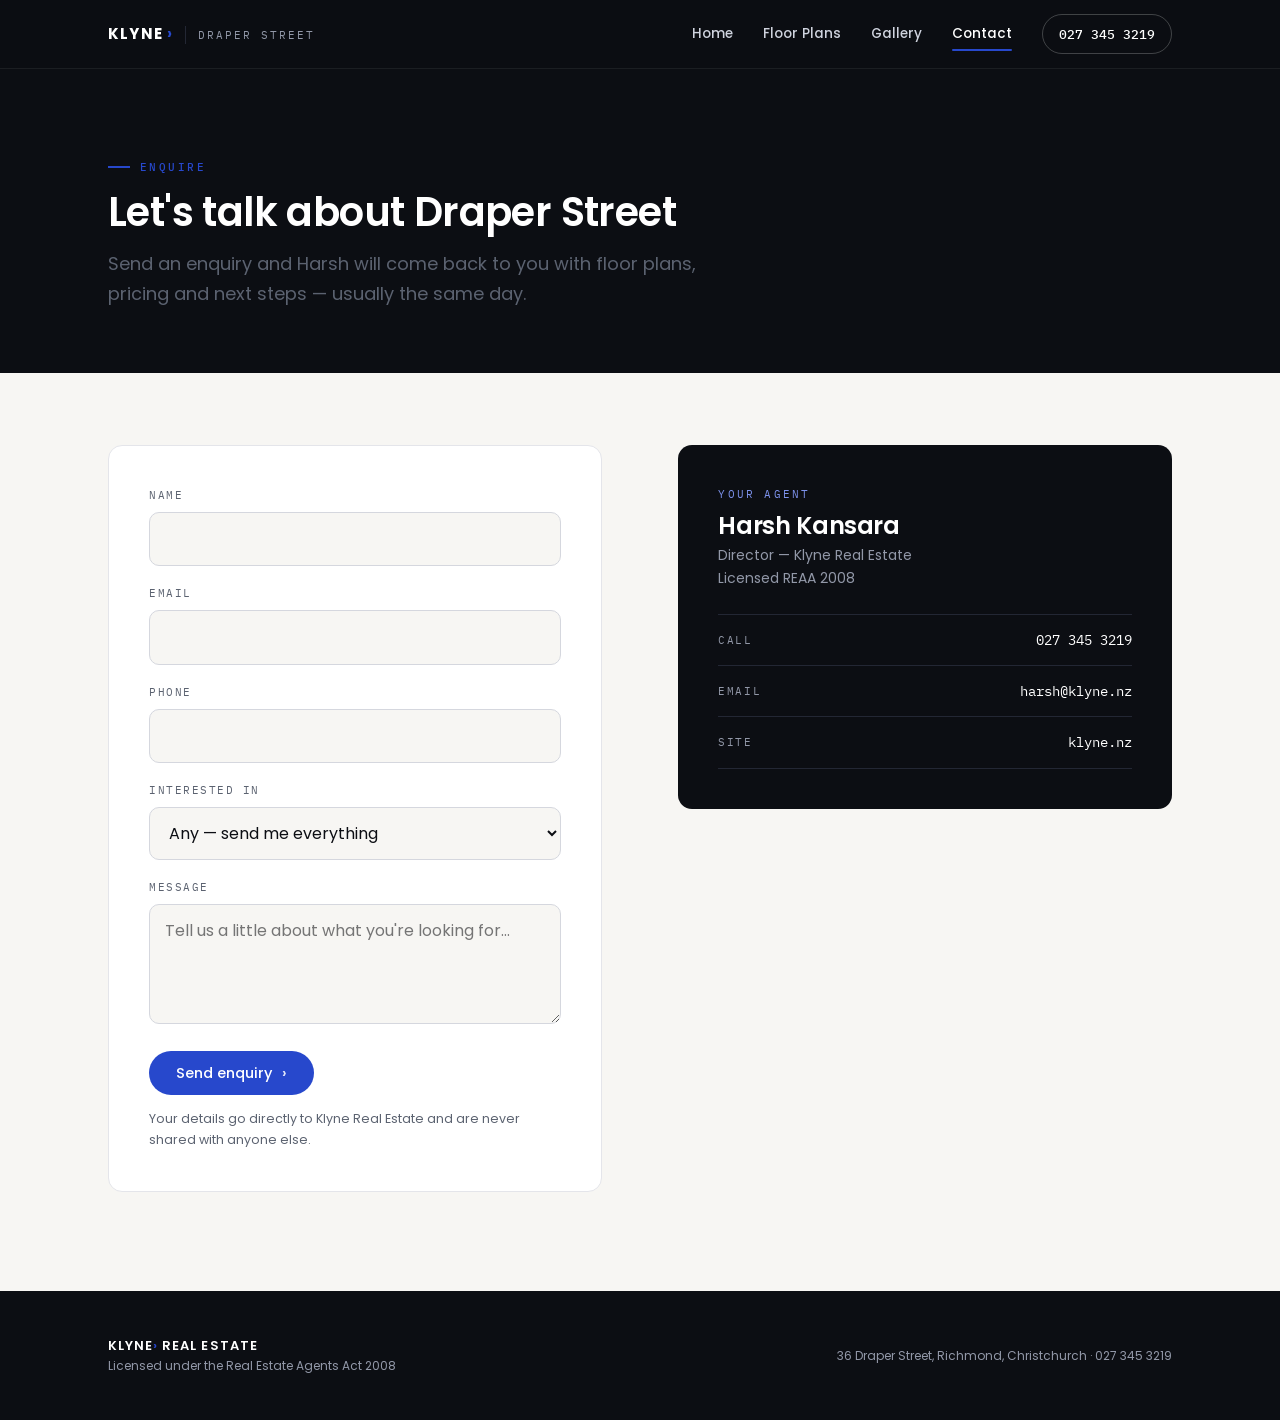
<file: draper/contact.html>
<!DOCTYPE html>
<html lang="en-NZ">
<head>
  <meta charset="UTF-8" />
  <base href="/draper/" />
  <meta name="viewport" content="width=device-width, initial-scale=1.0" />
  <title>Enquire — 36 Draper Street, Richmond</title>
  <meta name="description" content="Enquire about the townhouses at 36 Draper Street, Richmond, Christchurch. Contact Harsh Kansara at Klyne Real Estate." />
  <link rel="preconnect" href="https://fonts.googleapis.com" />
  <link rel="preconnect" href="https://fonts.gstatic.com" crossorigin />
  <link href="https://fonts.googleapis.com/css2?family=Poppins:wght@400;500;600;700&family=IBM+Plex+Mono:wght@400;500&display=swap" rel="stylesheet" />
  <link rel="stylesheet" href="css/styles.css" />
</head>
<body>

  <header class="site-head">
    <div class="wrap bar">
      <a class="brand" href="index.html" aria-label="Draper Street home">
        <span class="mark">KLYNE<span>›</span></span>
        <span class="dev">Draper Street</span>
      </a>
      <button class="nav-toggle" aria-label="Menu" aria-expanded="false">
        <svg viewBox="0 0 24 24" fill="none" stroke="currentColor" stroke-width="2" stroke-linecap="round"><path d="M4 7h16M4 12h16M4 17h16"/></svg>
      </button>
      <nav class="nav" id="nav">
        <a href="index.html">Home</a>
        <a href="floor-plans.html">Floor Plans</a>
        <a href="gallery.html">Gallery</a>
        <a href="contact.html" aria-current="page">Contact</a>
        <a class="tel" href="tel:+64273453219">027 345 3219</a>
      </nav>
    </div>
  </header>

  <section class="page-hero">
    <div class="wrap">
      <p class="eyebrow">Enquire</p>
      <h1 class="h-section" style="margin-bottom:0">Let's talk about Draper Street</h1>
      <p class="lede">Send an enquiry and Harsh will come back to you with floor plans, pricing and next steps — usually the same day.</p>
    </div>
  </section>

  <section class="section tight">
    <div class="wrap split" style="align-items:start">

      <div class="form-card reveal">
        <!-- Replace YOUR_FORM_ID with your Formspree form ID — see README -->
        <form id="enquiry-form" action="https://formspree.io/f/YOUR_FORM_ID" method="POST" novalidate>
          <div class="field">
            <label for="f-name">Name</label>
            <input id="f-name" name="name" type="text" autocomplete="name" required />
          </div>
          <div class="field">
            <label for="f-email">Email</label>
            <input id="f-email" name="email" type="email" autocomplete="email" required />
          </div>
          <div class="field">
            <label for="f-phone">Phone</label>
            <input id="f-phone" name="phone" type="tel" autocomplete="tel" />
          </div>
          <div class="field">
            <label for="f-unit">Interested in</label>
            <select id="f-unit" name="unit">
              <option value="Any / not sure">Any — send me everything</option>
              <option value="Unit 1 — $545,000">Unit 1 — 2 bed · $545,000</option>
              <option value="Unit 2 — $530,000">Unit 2 — 2 bed · $530,000</option>
              <option value="Unit 3 — $530,000">Unit 3 — 2 bed · $530,000</option>
              <option value="Unit 4 — $530,000">Unit 4 — 2 bed · $530,000</option>
              <option value="Unit 5 — back-up interest">Unit 5 — 3 bed (under offer, back-up interest)</option>
            </select>
          </div>
          <div class="field">
            <label for="f-msg">Message</label>
            <textarea id="f-msg" name="message" placeholder="Tell us a little about what you're looking for…"></textarea>
          </div>
          <input class="hp" type="text" name="_gotcha" tabindex="-1" autocomplete="off" />
          <input type="hidden" name="_subject" value="Draper Street enquiry" />
          <button class="btn btn-primary" type="submit">Send enquiry <span class="chev">›</span></button>
          <p class="form-status" id="form-status" role="status"></p>
          <p class="form-note">Your details go directly to Klyne Real Estate and are never shared with anyone else.</p>
        </form>
      </div>

      <div>
        <div class="agent-card reveal d1">
          <p class="role">Your agent</p>
          <h3>Harsh Kansara</h3>
          <p class="org">Director — Klyne Real Estate<br />Licensed REAA 2008</p>
          <div class="lines">
            <div class="line"><span>Call</span><a href="tel:+64273453219">027 345 3219</a></div>
            <div class="line"><span>Email</span><a href="mailto:harsh@klyne.nz">harsh@klyne.nz</a></div>
            <div class="line"><span>Site</span><a href="https://klyne.nz" target="_blank" rel="noopener">klyne.nz</a></div>
          </div>
        </div>

        <div style="margin-top:22px" class="reveal d2" id="map">
          <iframe class="map-embed" loading="lazy" referrerpolicy="no-referrer-when-downgrade"
            title="Map — 36 Draper Street, Richmond, Christchurch"
            src="https://www.google.com/maps?q=36+Draper+Street,+Richmond,+Christchurch,+New+Zealand&output=embed"></iframe>
        </div>
      </div>

    </div>
  </section>

  <footer class="site-foot">
    <div class="wrap row">
      <div>
        <div class="brand-line">KLYNE<span>›</span> REAL ESTATE</div>
        <div class="fine">Licensed under the Real Estate Agents Act 2008</div>
      </div>
      <div class="fine">
        36 Draper Street, Richmond, Christchurch ·
        <a href="tel:+64273453219">027 345 3219</a>
      </div>
    </div>
  </footer>

  <script src="js/site.js" defer></script>
  <script>
    // Pre-select the unit if arriving from a floor-plan CTA (?unit=N)
    (function () {
      var u = new URLSearchParams(location.search).get("unit");
      if (!u) return;
      var sel = document.getElementById("f-unit");
      for (var i = 0; i < sel.options.length; i++) {
        if (sel.options[i].value.indexOf("Unit " + u) === 0) { sel.selectedIndex = i; break; }
      }
    })();
  </script>
</body>
</html>
</file>
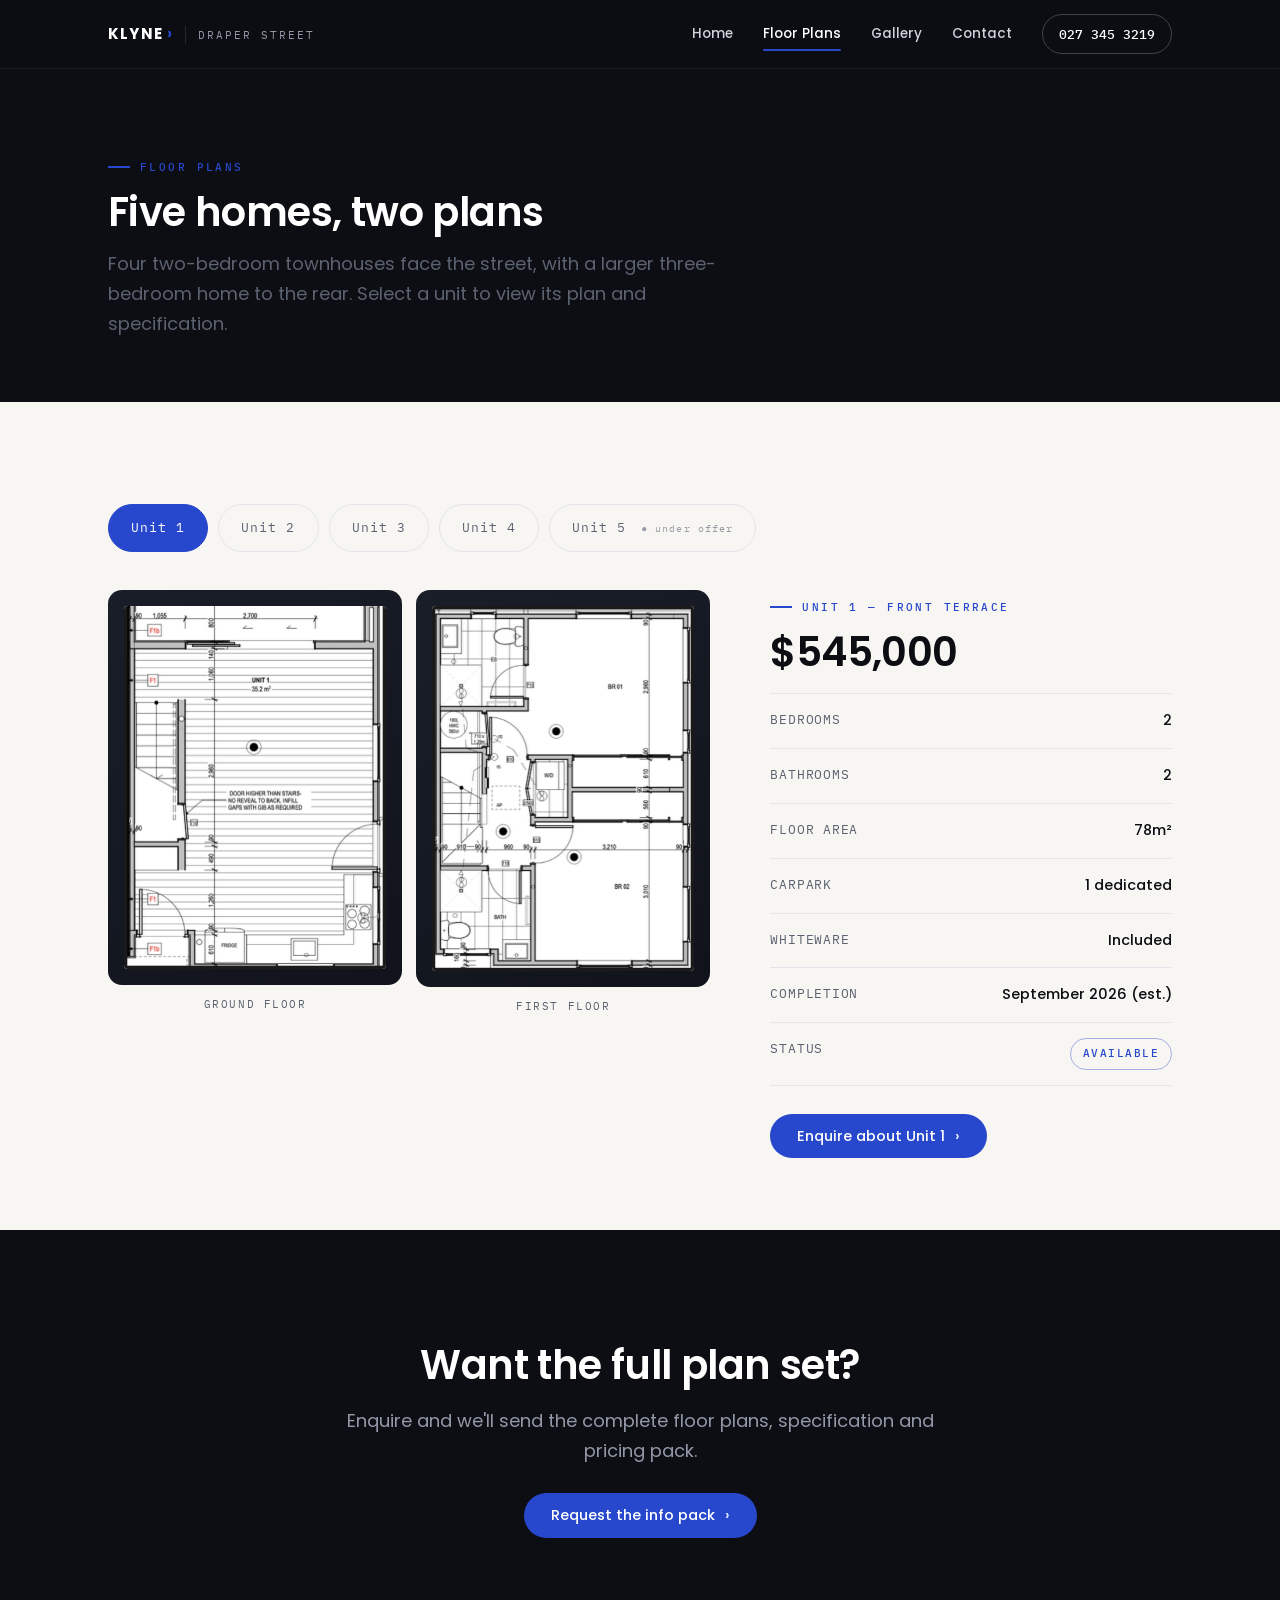
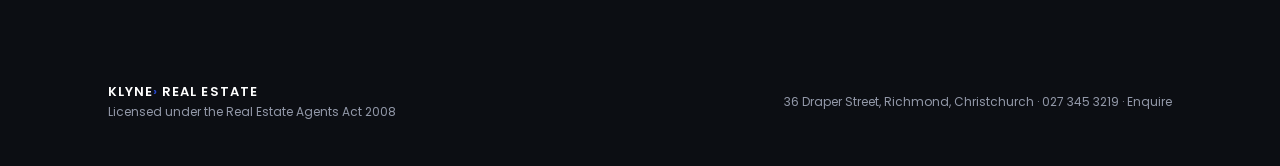
<file: draper/floor-plans.html>
<!DOCTYPE html>
<html lang="en-NZ">
<head>
  <meta charset="UTF-8" />
  <base href="/draper/" />
  <meta name="viewport" content="width=device-width, initial-scale=1.0" />
  <title>Floor Plans — 36 Draper Street, Richmond</title>
  <meta name="description" content="Floor plans, pricing and specifications for the five townhouses at 36 Draper Street, Richmond, Christchurch." />
  <link rel="preconnect" href="https://fonts.googleapis.com" />
  <link rel="preconnect" href="https://fonts.gstatic.com" crossorigin />
  <link href="https://fonts.googleapis.com/css2?family=Poppins:wght@400;500;600;700&family=IBM+Plex+Mono:wght@400;500&display=swap" rel="stylesheet" />
  <link rel="stylesheet" href="css/styles.css" />
</head>
<body>

  <header class="site-head">
    <div class="wrap bar">
      <a class="brand" href="index.html" aria-label="Draper Street home">
        <span class="mark">KLYNE<span>›</span></span>
        <span class="dev">Draper Street</span>
      </a>
      <button class="nav-toggle" aria-label="Menu" aria-expanded="false">
        <svg viewBox="0 0 24 24" fill="none" stroke="currentColor" stroke-width="2" stroke-linecap="round"><path d="M4 7h16M4 12h16M4 17h16"/></svg>
      </button>
      <nav class="nav" id="nav">
        <a href="index.html">Home</a>
        <a href="floor-plans.html" aria-current="page">Floor Plans</a>
        <a href="gallery.html">Gallery</a>
        <a href="contact.html">Contact</a>
        <a class="tel" href="tel:+64273453219">027 345 3219</a>
      </nav>
    </div>
  </header>

  <section class="page-hero">
    <div class="wrap">
      <p class="eyebrow">Floor plans</p>
      <h1 class="h-section" style="margin-bottom:0">Five homes, two plans</h1>
      <p class="lede">Four two-bedroom townhouses face the street, with a larger three-bedroom home to the rear. Select a unit to view its plan and specification.</p>
    </div>
  </section>

  <section class="section tight">
    <div class="wrap">

      <div class="unit-tabs" role="tablist" aria-label="Select a unit">
        <button class="unit-tab" data-unit="1">Unit 1</button>
        <button class="unit-tab" data-unit="2">Unit 2</button>
        <button class="unit-tab" data-unit="3">Unit 3</button>
        <button class="unit-tab" data-unit="4">Unit 4</button>
        <button class="unit-tab" data-unit="5">Unit 5 <span class="uo-dot">● under offer</span></button>
      </div>

      <!-- Unit 1 -->
      <div class="plan-panel" id="unit-1">
        <div class="plan-figs">
          <figure>
            <div class="ph plan-fig" data-ph>
              <img src="images/plan-unit-1-ground.jpg" alt="Unit 1 ground floor plan" loading="lazy" />
              <span class="ph-fallback">Ground floor<br />images/plan-unit-1-ground.jpg</span>
            </div>
            <figcaption>Ground floor</figcaption>
          </figure>
          <figure>
            <div class="ph plan-fig" data-ph>
              <img src="images/plan-unit-1-first.jpg" alt="Unit 1 first floor plan" loading="lazy" />
              <span class="ph-fallback">First floor<br />images/plan-unit-1-first.jpg</span>
            </div>
            <figcaption>First floor</figcaption>
          </figure>
        </div>
        <div>
          <p class="eyebrow">Unit 1 — front terrace</p>
          <h2 class="h-section">$545,000</h2>
          <dl class="spec-list">
            <div class="spec"><dt>Bedrooms</dt><dd>2</dd></div>
            <div class="spec"><dt>Bathrooms</dt><dd>2</dd></div>
            <div class="spec"><dt>Floor area</dt><dd>78m²</dd></div>
            <div class="spec"><dt>Carpark</dt><dd>1 dedicated</dd></div>
            <div class="spec"><dt>Whiteware</dt><dd>Included</dd></div>
            <div class="spec"><dt>Completion</dt><dd>September 2026 (est.)</dd></div>
            <div class="spec"><dt>Status</dt><dd><span class="tag avail">Available</span></dd></div>
          </dl>
          <div class="plan-cta">
            <a class="btn btn-primary" href="contact.html?unit=1">Enquire about Unit 1 <span class="chev">›</span></a>
          </div>
        </div>
      </div>

      <!-- Unit 2 -->
      <div class="plan-panel" id="unit-2">
        <div class="plan-figs">
          <figure>
            <div class="ph plan-fig" data-ph>
              <img src="images/plan-unit-2-ground.jpg" alt="Unit 2 ground floor plan" loading="lazy" />
              <span class="ph-fallback">Ground floor<br />images/plan-unit-2-ground.jpg</span>
            </div>
            <figcaption>Ground floor</figcaption>
          </figure>
          <figure>
            <div class="ph plan-fig" data-ph>
              <img src="images/plan-unit-2-first.jpg" alt="Unit 2 first floor plan" loading="lazy" />
              <span class="ph-fallback">First floor<br />images/plan-unit-2-first.jpg</span>
            </div>
            <figcaption>First floor</figcaption>
          </figure>
        </div>
        <div>
          <p class="eyebrow">Unit 2 — front terrace</p>
          <h2 class="h-section">$530,000</h2>
          <dl class="spec-list">
            <div class="spec"><dt>Bedrooms</dt><dd>2</dd></div>
            <div class="spec"><dt>Bathrooms</dt><dd>2</dd></div>
            <div class="spec"><dt>Floor area</dt><dd>75m²</dd></div>
            <div class="spec"><dt>Carpark</dt><dd>1 dedicated</dd></div>
            <div class="spec"><dt>Whiteware</dt><dd>Included</dd></div>
            <div class="spec"><dt>Completion</dt><dd>September 2026 (est.)</dd></div>
            <div class="spec"><dt>Status</dt><dd><span class="tag avail">Available</span></dd></div>
          </dl>
          <div class="plan-cta">
            <a class="btn btn-primary" href="contact.html?unit=2">Enquire about Unit 2 <span class="chev">›</span></a>
          </div>
        </div>
      </div>

      <!-- Unit 3 -->
      <div class="plan-panel" id="unit-3">
        <div class="plan-figs">
          <figure>
            <div class="ph plan-fig" data-ph>
              <img src="images/plan-unit-3-ground.jpg" alt="Unit 3 ground floor plan" loading="lazy" />
              <span class="ph-fallback">Ground floor<br />images/plan-unit-3-ground.jpg</span>
            </div>
            <figcaption>Ground floor</figcaption>
          </figure>
          <figure>
            <div class="ph plan-fig" data-ph>
              <img src="images/plan-unit-3-first.jpg" alt="Unit 3 first floor plan" loading="lazy" />
              <span class="ph-fallback">First floor<br />images/plan-unit-3-first.jpg</span>
            </div>
            <figcaption>First floor</figcaption>
          </figure>
        </div>
        <div>
          <p class="eyebrow">Unit 3 — front terrace</p>
          <h2 class="h-section">$530,000</h2>
          <dl class="spec-list">
            <div class="spec"><dt>Bedrooms</dt><dd>2</dd></div>
            <div class="spec"><dt>Bathrooms</dt><dd>2</dd></div>
            <div class="spec"><dt>Floor area</dt><dd>75m²</dd></div>
            <div class="spec"><dt>Carpark</dt><dd>1 dedicated</dd></div>
            <div class="spec"><dt>Whiteware</dt><dd>Included</dd></div>
            <div class="spec"><dt>Completion</dt><dd>September 2026 (est.)</dd></div>
            <div class="spec"><dt>Status</dt><dd><span class="tag avail">Available</span></dd></div>
          </dl>
          <div class="plan-cta">
            <a class="btn btn-primary" href="contact.html?unit=3">Enquire about Unit 3 <span class="chev">›</span></a>
          </div>
        </div>
      </div>

      <!-- Unit 4 -->
      <div class="plan-panel" id="unit-4">
        <div class="plan-figs">
          <figure>
            <div class="ph plan-fig" data-ph>
              <img src="images/plan-unit-4-ground.jpg" alt="Unit 4 ground floor plan" loading="lazy" />
              <span class="ph-fallback">Ground floor<br />images/plan-unit-4-ground.jpg</span>
            </div>
            <figcaption>Ground floor</figcaption>
          </figure>
          <figure>
            <div class="ph plan-fig" data-ph>
              <img src="images/plan-unit-4-first.jpg" alt="Unit 4 first floor plan" loading="lazy" />
              <span class="ph-fallback">First floor<br />images/plan-unit-4-first.jpg</span>
            </div>
            <figcaption>First floor</figcaption>
          </figure>
        </div>
        <div>
          <p class="eyebrow">Unit 4 — front terrace</p>
          <h2 class="h-section">$530,000</h2>
          <dl class="spec-list">
            <div class="spec"><dt>Bedrooms</dt><dd>2</dd></div>
            <div class="spec"><dt>Bathrooms</dt><dd>2</dd></div>
            <div class="spec"><dt>Floor area</dt><dd>75m²</dd></div>
            <div class="spec"><dt>Carpark</dt><dd>1 dedicated</dd></div>
            <div class="spec"><dt>Whiteware</dt><dd>Included</dd></div>
            <div class="spec"><dt>Completion</dt><dd>September 2026 (est.)</dd></div>
            <div class="spec"><dt>Status</dt><dd><span class="tag avail">Available</span></dd></div>
          </dl>
          <div class="plan-cta">
            <a class="btn btn-primary" href="contact.html?unit=4">Enquire about Unit 4 <span class="chev">›</span></a>
          </div>
        </div>
      </div>

      <!-- Unit 5 -->
      <div class="plan-panel" id="unit-5">
        <div class="plan-figs">
          <figure>
            <div class="ph plan-fig" data-ph>
              <img src="images/plan-unit-5-ground.jpg" alt="Unit 5 ground floor plan" loading="lazy" />
              <span class="ph-fallback">Ground floor<br />images/plan-unit-5-ground.jpg</span>
            </div>
            <figcaption>Ground floor</figcaption>
          </figure>
          <figure>
            <div class="ph plan-fig" data-ph>
              <img src="images/plan-unit-5-first.jpg" alt="Unit 5 first floor plan" loading="lazy" />
              <span class="ph-fallback">First floor<br />images/plan-unit-5-first.jpg</span>
            </div>
            <figcaption>First floor</figcaption>
          </figure>
        </div>
        <div>
          <p class="eyebrow">Unit 5 — rear residence</p>
          <h2 class="h-section">$625,000</h2>
          <dl class="spec-list">
            <div class="spec"><dt>Bedrooms</dt><dd>3</dd></div>
            <div class="spec"><dt>Bathrooms</dt><dd>2</dd></div>
            <div class="spec"><dt>Floor area</dt><dd>94m²</dd></div>
            <div class="spec"><dt>Carpark</dt><dd>1 dedicated</dd></div>
            <div class="spec"><dt>Whiteware</dt><dd>Included</dd></div>
            <div class="spec"><dt>Completion</dt><dd>September 2026 (est.)</dd></div>
            <div class="spec"><dt>Status</dt><dd><span class="tag uo">Under offer</span></dd></div>
          </dl>
          <div class="plan-cta">
            <a class="btn btn-ghost-dark" href="contact.html?unit=5">Register back-up interest <span class="chev">›</span></a>
          </div>
        </div>
      </div>

    </div>
  </section>

  <section class="section on-dark cta-band">
    <div class="wrap">
      <h2 class="h-section reveal">Want the full plan set?</h2>
      <p class="lede reveal" style="margin-left:auto;margin-right:auto">Enquire and we'll send the complete floor plans, specification and pricing pack.</p>
      <div class="cta-row reveal d1">
        <a class="btn btn-primary" href="contact.html">Request the info pack <span class="chev">›</span></a>
      </div>
    </div>
  </section>

  <footer class="site-foot">
    <div class="wrap row">
      <div>
        <div class="brand-line">KLYNE<span>›</span> REAL ESTATE</div>
        <div class="fine">Licensed under the Real Estate Agents Act 2008</div>
      </div>
      <div class="fine">
        36 Draper Street, Richmond, Christchurch ·
        <a href="tel:+64273453219">027 345 3219</a> ·
        <a href="contact.html">Enquire</a>
      </div>
    </div>
  </footer>

  <script src="js/site.js" defer></script>
</body>
</html>
</file>
<file: draper/css/styles.css>
/* ============================================================
   36 Draper Street — development microsite
   Presented by Klyne Real Estate
   Palette mirrors the building: charcoal + render white + Klyne blue
   ============================================================ */

:root {
  --ink: #0c0e13;          /* asphalt — page dark */
  --ink-2: #14171f;        /* basalt — raised dark surfaces */
  --paper: #f7f6f3;        /* render white — light sections */
  --white: #ffffff;
  --blue: #2748cc;         /* Klyne blue */
  --blue-deep: #1b34a0;
  --zinc: #9298a8;         /* muted on dark */
  --grey: #5b6270;         /* muted on light */
  --hair: #e4e5ea;         /* hairline on light */
  --hair-dark: #232734;    /* hairline on dark */

  --font-display: "Poppins", system-ui, sans-serif;
  --font-mono: "IBM Plex Mono", ui-monospace, monospace;

  --w-max: 1160px;
  --pad: clamp(20px, 5vw, 48px);
  --radius: 14px;
  --ease: cubic-bezier(0.22, 0.8, 0.24, 1);
}

* { margin: 0; padding: 0; box-sizing: border-box; }

html { scroll-behavior: smooth; }
@media (prefers-reduced-motion: reduce) {
  html { scroll-behavior: auto; }
}

body {
  font-family: var(--font-display);
  font-weight: 400;
  color: var(--ink);
  background: var(--paper);
  line-height: 1.65;
  -webkit-font-smoothing: antialiased;
  text-rendering: optimizeLegibility;
}

img { display: block; max-width: 100%; }
a { color: inherit; text-decoration: none; }
button { font: inherit; cursor: pointer; }

.wrap { max-width: var(--w-max); margin: 0 auto; padding-left: var(--pad); padding-right: var(--pad); }

/* ---------- type ---------- */
.eyebrow {
  font-family: var(--font-mono);
  font-size: 11px;
  font-weight: 500;
  letter-spacing: 0.22em;
  text-transform: uppercase;
  color: var(--blue);
  display: inline-flex;
  align-items: center;
  gap: 10px;
}
.eyebrow::before { content: ""; width: 22px; height: 2px; background: var(--blue); }
.on-dark .eyebrow { color: #7d92ec; }
.on-dark .eyebrow::before { background: #7d92ec; }

h1, h2, h3 { font-weight: 600; line-height: 1.12; letter-spacing: -0.015em; }
.h-display { font-size: clamp(38px, 6.4vw, 72px); font-weight: 700; }
.h-section { font-size: clamp(26px, 3.6vw, 40px); margin: 14px 0 18px; }
.lede { font-size: clamp(15px, 1.7vw, 18px); color: var(--grey); max-width: 56ch; }
.on-dark .lede { color: var(--zinc); }

.mono { font-family: var(--font-mono); }

/* ---------- header ---------- */
.site-head {
  position: fixed; inset: 0 0 auto 0; z-index: 60;
  background: rgba(12, 14, 19, 0.72);
  -webkit-backdrop-filter: blur(14px);
  backdrop-filter: blur(14px);
  border-bottom: 1px solid rgba(255, 255, 255, 0.07);
  color: var(--white);
}
.site-head .bar {
  display: flex; align-items: center; justify-content: space-between;
  height: 68px;
}
.brand { display: flex; align-items: baseline; gap: 12px; }
.brand .mark { font-weight: 700; letter-spacing: 0.08em; font-size: 15px; }
.brand .mark span { color: var(--blue); margin-left: 4px; }
.brand .dev {
  font-family: var(--font-mono); font-size: 11px; letter-spacing: 0.18em;
  text-transform: uppercase; color: var(--zinc);
  padding-left: 12px; border-left: 1px solid var(--hair-dark);
}
.nav { display: flex; align-items: center; gap: 30px; }
.nav a {
  font-size: 13.5px; font-weight: 500; color: #cfd3de;
  transition: color 0.2s var(--ease);
}
.nav a:hover, .nav a[aria-current="page"] { color: var(--white); }
.nav a[aria-current="page"] { position: relative; }
.nav a[aria-current="page"]::after {
  content: ""; position: absolute; left: 0; right: 0; bottom: -6px;
  height: 2px; background: var(--blue); border-radius: 2px;
}
.nav .tel {
  font-family: var(--font-mono); font-size: 12.5px; color: var(--white);
  padding: 9px 16px; border: 1px solid rgba(255, 255, 255, 0.22); border-radius: 999px;
  transition: border-color 0.2s var(--ease), background 0.2s var(--ease);
}
.nav .tel:hover { border-color: var(--blue); background: rgba(39, 72, 204, 0.18); }

.nav-toggle { display: none; background: none; border: 0; color: var(--white); width: 40px; height: 40px; }
.nav-toggle svg { width: 22px; height: 22px; }

@media (max-width: 860px) {
  .brand .dev { display: none; }
  .nav {
    position: fixed; inset: 68px 0 auto 0;
    flex-direction: column; align-items: stretch; gap: 0;
    background: rgba(12, 14, 19, 0.97);
    border-bottom: 1px solid var(--hair-dark);
    padding: 8px 0 16px;
    transform: translateY(-8px); opacity: 0; pointer-events: none;
    transition: opacity 0.22s var(--ease), transform 0.22s var(--ease);
  }
  .nav.open { transform: none; opacity: 1; pointer-events: auto; }
  .nav a { padding: 13px var(--pad); font-size: 15px; }
  .nav a[aria-current="page"]::after { display: none; }
  .nav .tel { margin: 10px var(--pad) 0; text-align: center; }
  .nav-toggle { display: grid; place-items: center; }
}

/* ---------- hero (home) ---------- */
.hero {
  position: relative; min-height: 100svh;
  display: flex; align-items: flex-end;
  background: var(--ink); color: var(--white);
  overflow: hidden;
}
#hero-media { position: absolute; inset: 0; overflow: hidden; perspective: 1400px; touch-action: pan-y; }
.hero-stage { position: absolute; inset: 0; transform-style: preserve-3d; will-change: transform; }
.hero-svg {
  position: absolute; inset: 0; width: 100%; height: 100%; display: block;
  backface-visibility: hidden; will-change: transform, opacity;
}
.hero-svg.v-hidden { display: none; }
.unit-hotspot {
  fill: #2748cc; fill-opacity: 0; stroke: #6f86ea; stroke-width: 0; cursor: pointer;
  transition: fill-opacity 0.25s ease, stroke-width 0.25s ease;
  outline: none;
}
.unit-hotspot.hot, .unit-hotspot:focus-visible { fill-opacity: 0.22; stroke-width: 2.5; }
.unit-hotspot.pulse { fill-opacity: 0.26; stroke-width: 2.5; }
.unit-hotspot.debug { fill-opacity: 0.16; stroke-width: 1.5; }
#hero-media.no-render .hero-stage { display: none; }

/* orbit controls */
.hero-orbit {
  position: absolute; right: var(--pad); bottom: clamp(40px, 8vh, 84px); z-index: 3;
  display: flex; flex-direction: column; align-items: flex-end; gap: 12px;
}
.hero-orbit .hint {
  position: static;
  font-family: var(--font-mono); font-size: 11px; letter-spacing: 0.18em;
  text-transform: uppercase; color: var(--zinc);
  display: flex; align-items: center; gap: 10px;
}
.hint-touch { display: none; }
@media (hover: none), (pointer: coarse) {
  .hint-hover { display: none; }
  .hint-touch { display: inline; }
}
.orbit-row { display: flex; align-items: center; gap: 14px; }
.orbit-btn {
  width: 42px; height: 42px; border-radius: 50%;
  border: 1px solid rgba(255, 255, 255, 0.28); background: rgba(12, 14, 19, 0.45);
  color: var(--white); font-size: 19px; line-height: 1; display: grid; place-items: center;
  transition: border-color 0.2s var(--ease), background 0.2s var(--ease);
}
.orbit-btn:hover { border-color: var(--blue); background: rgba(39, 72, 204, 0.3); }
.orbit-meta { display: flex; flex-direction: column; align-items: center; gap: 6px; min-width: 138px; }
.orbit-label {
  font-family: var(--font-mono); font-size: 11px; letter-spacing: 0.16em;
  text-transform: uppercase; color: var(--white);
}
.orbit-dots { display: flex; gap: 6px; }
.orbit-dots i { width: 6px; height: 6px; border-radius: 50%; background: rgba(255, 255, 255, 0.28); transition: background 0.2s; }
.orbit-dots i.on { background: var(--blue); }
@media (max-width: 700px) {
  .hero { flex-direction: column; justify-content: flex-end; align-items: stretch; }
  .hero .content { padding-bottom: 6px; }
  .hero-orbit {
    position: static; align-self: center; width: fit-content;
    transform: none; margin: 16px 0 30px;
  }
  .hero-orbit .hint { display: none; }
}
@media (max-width: 700px) and (max-height: 700px) {
  .hero .content { padding-top: 84px; }
  .hero .sub { margin-top: 10px; }
  .hero .cta-row { margin-top: 14px; }
  .hero-orbit { margin: 10px 0 16px; }
}
.hero .veil {
  position: absolute; inset: 0; pointer-events: none;
  background:
    linear-gradient(180deg, rgba(12,14,19,0.62) 0%, rgba(12,14,19,0) 30%, rgba(12,14,19,0) 55%, rgba(12,14,19,0.88) 92%);
}
.hero .content {
  position: relative; z-index: 2; width: 100%;
  padding-bottom: clamp(40px, 8vh, 84px); padding-top: 140px;
  pointer-events: none;
}
.hero .content a { pointer-events: auto; }
.hero .h-display { max-width: 12ch; }
.hero .sub { margin-top: 18px; font-size: clamp(15px, 1.8vw, 18px); color: var(--zinc); max-width: 52ch; }
.hero .cta-row { margin-top: 30px; display: flex; flex-wrap: wrap; gap: 14px; }

.hero .hint .dot { width: 7px; height: 7px; border-radius: 50%; background: var(--blue); animation: pulse 2.2s infinite; }
@keyframes pulse { 0%,100% { opacity: 1; } 50% { opacity: 0.25; } }

/* 3D tooltip */
.unit-tip {
  position: absolute; z-index: 5; pointer-events: none;
  background: rgba(12, 14, 19, 0.92);
  border: 1px solid rgba(255, 255, 255, 0.14);
  border-left: 3px solid var(--blue);
  border-radius: 10px;
  padding: 12px 16px;
  transform: translate(-50%, calc(-100% - 16px));
  opacity: 0; transition: opacity 0.15s ease;
  min-width: 190px;
}
.unit-tip.show { opacity: 1; }
.unit-tip .u { font-family: var(--font-mono); font-size: 10.5px; letter-spacing: 0.2em; color: #7d92ec; text-transform: uppercase; }
.unit-tip .n { font-weight: 600; font-size: 16px; margin: 2px 0 4px; color: var(--white); }
.unit-tip .d { font-family: var(--font-mono); font-size: 12px; color: var(--zinc); }
.unit-tip .s { font-family: var(--font-mono); font-size: 11px; margin-top: 6px; color: var(--white); }
.unit-tip .s.uo { color: var(--zinc); }
.unit-tip .tap-more {
  margin-top: 9px; padding-top: 9px; border-top: 1px solid rgba(255,255,255,0.14);
  font-size: 11.5px; color: #9db0f5;
}

/* ---------- buttons ---------- */
.btn {
  display: inline-flex; align-items: center; gap: 10px;
  padding: 14px 26px; border-radius: 999px;
  font-weight: 500; font-size: 14.5px; line-height: 1;
  border: 1px solid transparent;
  transition: transform 0.2s var(--ease), background 0.2s var(--ease),
              border-color 0.2s var(--ease), color 0.2s var(--ease);
}
.btn:hover { transform: translateY(-1px); }
.btn:active { transform: none; }
.btn .chev { color: currentColor; opacity: 0.85; font-weight: 600; }
.btn-primary { background: var(--blue); color: var(--white); }
.btn-primary:hover { background: var(--blue-deep); }
.btn-ghost { border-color: rgba(255, 255, 255, 0.28); color: var(--white); }
.btn-ghost:hover { border-color: var(--white); }
.btn-ghost-dark { border-color: #c9ccd6; color: var(--ink); }
.btn-ghost-dark:hover { border-color: var(--ink); }

/* ---------- sections ---------- */
.section { padding: clamp(72px, 11vh, 120px) 0; }
.section.tight { padding: clamp(56px, 8vh, 88px) 0; }
.on-dark { background: var(--ink); color: var(--white); }
.on-dark2 { background: var(--ink-2); color: var(--white); }

.split { display: grid; grid-template-columns: 1fr 1fr; gap: clamp(32px, 6vw, 80px); align-items: center; }
@media (max-width: 860px) { .split { grid-template-columns: 1fr; } }

/* ---------- unit schedule (home) ---------- */
.schedule { border-top: 1px solid var(--hair); }
.schedule .row {
  display: grid;
  grid-template-columns: 110px 1fr 150px 150px;
  align-items: center; gap: 18px;
  padding: 20px 0;
  border-bottom: 1px solid var(--hair);
  transition: background 0.2s var(--ease);
}
.schedule .row:hover { background: rgba(39, 72, 204, 0.045); }
.schedule .unit { font-family: var(--font-mono); font-weight: 500; font-size: 14px; }
.schedule .cfg { color: var(--grey); font-size: 14.5px; }
.schedule .price { font-family: var(--font-mono); font-size: 14.5px; text-align: right; }
.schedule .status { text-align: right; }
.tag {
  display: inline-block; font-family: var(--font-mono); font-size: 10.5px;
  letter-spacing: 0.14em; text-transform: uppercase;
  padding: 6px 12px; border-radius: 999px;
}
.tag.avail { color: var(--blue); border: 1px solid rgba(39, 72, 204, 0.4); }
.tag.uo { color: var(--grey); border: 1px solid var(--hair); background: #efeff2; }
@media (max-width: 720px) {
  .schedule .row { grid-template-columns: 70px 1fr auto; }
  .schedule .price { display: none; }
}

/* ---------- feature band ---------- */
.features { display: grid; grid-template-columns: repeat(3, 1fr); gap: 1px; background: var(--hair-dark); border: 1px solid var(--hair-dark); border-radius: var(--radius); overflow: hidden; }
.features .cell { background: var(--ink-2); padding: 30px 28px; }
.features .k { font-family: var(--font-mono); font-size: 26px; color: var(--white); }
.features .k small { font-size: 13px; color: var(--zinc); margin-left: 4px; }
.features .l { margin-top: 8px; font-size: 13.5px; color: var(--zinc); line-height: 1.55; }
@media (max-width: 760px) { .features { grid-template-columns: 1fr; } }

/* ---------- media figures ---------- */
.ph {
  position: relative; border-radius: var(--radius); overflow: hidden;
  background: linear-gradient(145deg, #1a1e29, #10131b);
  aspect-ratio: 4 / 3;
}
.ph.wide { aspect-ratio: 16 / 9; }
.ph img { width: 100%; height: 100%; object-fit: cover; }
.ph .ph-fallback {
  position: absolute; inset: 0; display: none;
  place-items: center; text-align: center;
  color: var(--zinc); font-family: var(--font-mono); font-size: 11px;
  letter-spacing: 0.16em; text-transform: uppercase; padding: 20px;
  background:
    radial-gradient(120% 90% at 30% 20%, rgba(39,72,204,0.25), transparent 60%),
    linear-gradient(145deg, #1a1e29, #10131b);
}
.ph.missing .ph-fallback { display: grid; }
.ph.missing img { display: none; }

/* ---------- gallery ---------- */
.filter-row { display: flex; flex-wrap: wrap; gap: 10px; margin: 26px 0 34px; }
.filter-btn {
  font-family: var(--font-mono); font-size: 12px; letter-spacing: 0.1em; text-transform: uppercase;
  padding: 10px 18px; border-radius: 999px; border: 1px solid var(--hair); background: none; color: var(--grey);
  transition: all 0.2s var(--ease);
}
.filter-btn:hover { border-color: var(--ink); color: var(--ink); }
.filter-btn.active { background: var(--ink); border-color: var(--ink); color: var(--white); }

.grid-gallery { display: grid; grid-template-columns: repeat(3, 1fr); gap: 18px; }
.grid-gallery .ph { cursor: zoom-in; transition: transform 0.3s var(--ease); }
.grid-gallery .ph:hover { transform: translateY(-4px); }
.grid-gallery figcaption {
  margin-top: 10px; font-family: var(--font-mono); font-size: 11px;
  letter-spacing: 0.14em; text-transform: uppercase; color: var(--grey);
}
@media (max-width: 900px) { .grid-gallery { grid-template-columns: repeat(2, 1fr); } }
@media (max-width: 560px) { .grid-gallery { grid-template-columns: 1fr; } }

.lightbox {
  position: fixed; inset: 0; z-index: 90; display: none;
  background: rgba(8, 10, 14, 0.94);
  align-items: center; justify-content: center; padding: 5vmin;
}
.lightbox.open { display: flex; }
.lightbox img { max-width: 92vw; max-height: 84vh; border-radius: 10px; }
.lightbox .lb-cap {
  position: absolute; bottom: 4vmin; left: 50%; transform: translateX(-50%);
  color: var(--zinc); font-family: var(--font-mono); font-size: 12px; letter-spacing: 0.14em; text-transform: uppercase;
}
.lb-btn {
  position: absolute; top: 50%; transform: translateY(-50%);
  width: 48px; height: 48px; border-radius: 50%;
  border: 1px solid rgba(255, 255, 255, 0.25); background: rgba(12, 14, 19, 0.6);
  color: var(--white); font-size: 20px; display: grid; place-items: center;
}
.lb-btn:hover { border-color: var(--white); }
.lb-prev { left: 3vmin; }
.lb-next { right: 3vmin; }
.lb-close { position: absolute; top: 3vmin; right: 3vmin; transform: none; }

/* ---------- floor plans ---------- */
.unit-tabs { display: flex; flex-wrap: wrap; gap: 10px; margin: 30px 0 38px; }
.unit-tab {
  font-family: var(--font-mono); font-size: 13px; letter-spacing: 0.08em;
  padding: 12px 22px; border-radius: 999px;
  border: 1px solid var(--hair); background: none; color: var(--grey);
  transition: all 0.2s var(--ease);
}
.unit-tab:hover { border-color: var(--ink); color: var(--ink); }
.unit-tab.active { background: var(--blue); border-color: var(--blue); color: var(--white); }
.unit-tab .uo-dot { color: inherit; opacity: 0.6; margin-left: 6px; font-size: 10px; }

.plan-panel { display: none; }
.plan-panel.active { display: grid; grid-template-columns: 1.5fr 1fr; gap: clamp(28px, 5vw, 60px); align-items: start; }
@media (max-width: 900px) { .plan-panel.active { grid-template-columns: 1fr; } }

.plan-figs { display: grid; grid-template-columns: 1fr 1fr; gap: 14px; }
.plan-fig {
  aspect-ratio: auto; min-height: 260px;
  display: flex; align-items: center; justify-content: center;
  padding: 16px;
}
.plan-fig img {
  width: 100%; height: auto; max-height: 620px;
  object-fit: contain; border-radius: 4px; background: #fff;
}
.plan-figs figcaption {
  margin-top: 10px; text-align: center;
  font-family: var(--font-mono); font-size: 11px; letter-spacing: 0.14em;
  text-transform: uppercase; color: var(--grey);
}
@media (max-width: 560px) { .plan-figs { grid-template-columns: 1fr; } }

.spec-list { border-top: 1px solid var(--hair); }
.spec-list .spec {
  display: flex; justify-content: space-between; gap: 20px;
  padding: 15px 0; border-bottom: 1px solid var(--hair);
}
.spec-list .spec dt { font-size: 13px; color: var(--grey); font-family: var(--font-mono); letter-spacing: 0.06em; text-transform: uppercase; font-weight: 400; }
.spec-list .spec dd { font-weight: 500; font-size: 14.5px; text-align: right; }
.plan-cta { margin-top: 28px; display: flex; flex-wrap: wrap; gap: 12px; }

/* ---------- contact ---------- */
.form-card { background: var(--white); border: 1px solid var(--hair); border-radius: var(--radius); padding: clamp(24px, 4vw, 40px); }
.field { margin-bottom: 18px; }
.field label { display: block; font-family: var(--font-mono); font-size: 11px; letter-spacing: 0.14em; text-transform: uppercase; color: var(--grey); margin-bottom: 8px; }
.field input, .field select, .field textarea {
  width: 100%; font: inherit; font-size: 16px; color: var(--ink);
  padding: 13px 15px; border: 1px solid #d5d7de; border-radius: 10px; background: var(--paper);
  transition: border-color 0.2s var(--ease), box-shadow 0.2s var(--ease);
}
.field textarea { min-height: 120px; resize: vertical; }
.field input:focus, .field select:focus, .field textarea:focus {
  outline: none; border-color: var(--blue); box-shadow: 0 0 0 3px rgba(39, 72, 204, 0.15);
}
.form-note { font-size: 12.5px; color: var(--grey); margin-top: 14px; }
.form-status { margin-top: 16px; font-size: 14px; display: none; padding: 13px 16px; border-radius: 10px; }
.form-status.ok { display: block; background: rgba(39, 72, 204, 0.08); color: var(--blue-deep); border: 1px solid rgba(39, 72, 204, 0.25); }
.form-status.err { display: block; background: #faf0f0; color: #8c2f2f; border: 1px solid #e6c9c9; }
.hp { position: absolute; left: -9999px; opacity: 0; height: 0; overflow: hidden; }

.agent-card { background: var(--ink); color: var(--white); border-radius: var(--radius); padding: clamp(24px, 4vw, 40px); }
.agent-card .role { font-family: var(--font-mono); font-size: 11px; letter-spacing: 0.2em; text-transform: uppercase; color: #7d92ec; }
.agent-card h3 { font-size: 24px; margin: 10px 0 4px; }
.agent-card .org { color: var(--zinc); font-size: 14px; }
.agent-card .lines { margin-top: 24px; border-top: 1px solid var(--hair-dark); }
.agent-card .line {
  display: flex; justify-content: space-between; gap: 16px;
  padding: 14px 0; border-bottom: 1px solid var(--hair-dark);
  font-family: var(--font-mono); font-size: 13.5px;
}
.agent-card .line span { color: var(--zinc); font-size: 11px; letter-spacing: 0.14em; text-transform: uppercase; align-self: center; }
.agent-card .line a:hover { color: #a8b6f2; }

.map-embed { border: 0; width: 100%; height: 380px; border-radius: var(--radius); filter: grayscale(0.2); }

/* ---------- CTA band ---------- */
.cta-band { text-align: center; }
.cta-band .h-section { max-width: 22ch; margin-left: auto; margin-right: auto; }
.cta-band .cta-row { justify-content: center; display: flex; flex-wrap: wrap; gap: 14px; margin-top: 28px; }

/* ---------- footer ---------- */
.site-foot { background: var(--ink); color: var(--zinc); padding: 44px 0; font-size: 13px; }
.site-foot .row { display: flex; flex-wrap: wrap; gap: 14px 30px; align-items: center; justify-content: space-between; }
.site-foot .brand-line { color: var(--white); font-weight: 600; letter-spacing: 0.08em; }
.site-foot .brand-line span { color: var(--blue); }
.site-foot .fine { font-size: 12px; }
.site-foot a:hover { color: var(--white); }

/* ---------- reveal on scroll ---------- */
.reveal { opacity: 0; transform: translateY(22px); transition: opacity 0.7s var(--ease), transform 0.7s var(--ease); }
.reveal.in { opacity: 1; transform: none; }
.reveal.d1 { transition-delay: 0.08s; }
.reveal.d2 { transition-delay: 0.16s; }
.reveal.d3 { transition-delay: 0.24s; }
@media (prefers-reduced-motion: reduce) {
  .reveal { opacity: 1; transform: none; transition: none; }
}

/* ---------- page hero (interior pages) ---------- */
.page-hero { background: var(--ink); color: var(--white); padding: 150px 0 64px; }
.page-hero .lede { margin-top: 14px; }

/* focus visibility */
:focus-visible { outline: 2px solid var(--blue); outline-offset: 3px; border-radius: 4px; }
</file>
